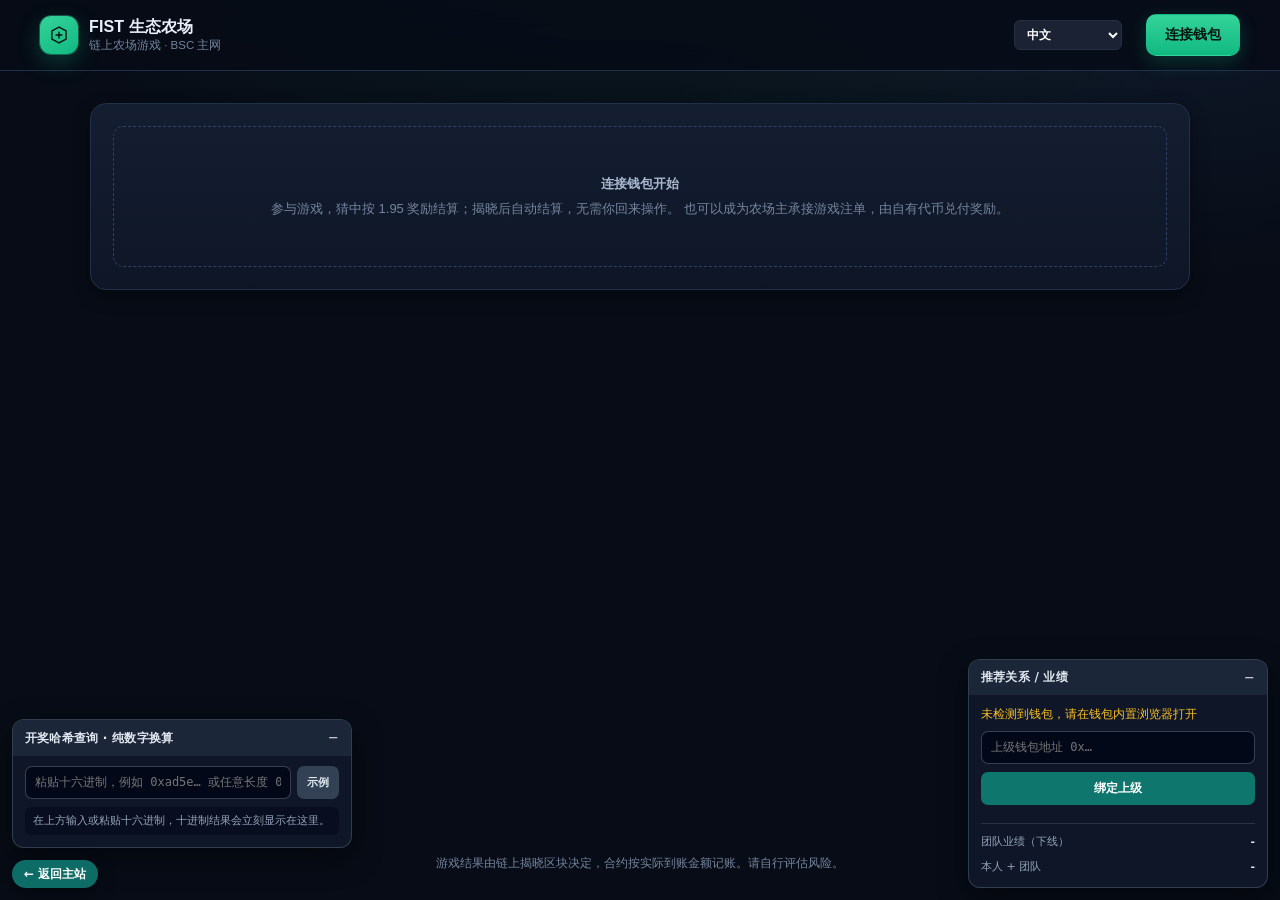
<file: farm/index.html>
﻿<!doctype html><html lang="zh-CN"><head><meta charset="utf-8"/><link rel="icon" href="./favicon.ico"/><meta name="viewport" content="width=device-width,initial-scale=1"/><meta name="theme-color" content="#070c16"/><meta name="description" content="FIST 生态农场：基于 BNB Smart Chain 的链上农场游戏协议，猜中 1.95 奖励，支持多代币与团队级差奖励。"/><link rel="apple-touch-icon" href="./logo192.png"/><link rel="manifest" href="./manifest.json"/><title>FIST 生态农场 · 链上农场游戏</title><script>
/* ══ BSC RPC 通道白名单 + 自动故障转移 ══════════════════════════════════════
   通道来源: warstaking 实测白名单 (国内直连优先, 海外镜像兜底), 已逐个实测
   eth_chainId == 0x38。策略与上游一致: 并行探测延迟 → 升序排名 → 失败自动切下一通道。
   ⚠️ 避坑: 原产物把 RPC 写死为单个 bsc-dataseed.binance.org 且回退到自己(等于无回退),
      该节点按 IP 限流, 一旦抖动整页读不出数据。此处仅接管「只读」调用;
      参与游戏/授权/签名等写操作仍然走 window.ethereum, 私钥与签名不离开钱包。 */
(function () {
  'use strict';
  var CHAIN_ID = '0x38';
  var PROBE_MS = 2500;
  var CALL_MS = 8000;
  var BAD_MS = 60000;
  var CACHE_KEY = 'fistfarm.rpc.rank.v1';
  var CACHE_TTL = 5 * 60 * 1000;

  var ENDPOINTS = [
    { n: 'TokenPocket', u: 'https://bsc.mytokenpocket.vip' },
    { n: '48Club',      u: 'https://rpc-bsc.48.club' },
    { n: 'BNB Chain',   u: 'https://bsc-dataseed.bnbchain.org' },
    { n: 'defibit2',    u: 'https://bsc-dataseed2.defibit.io' },
    { n: 'defibit3',    u: 'https://bsc-dataseed3.defibit.io' },
    { n: 'defibit4',    u: 'https://bsc-dataseed4.defibit.io' },
    { n: '1RPC',        u: 'https://1rpc.io/bnb' },
    { n: 'PublicNode',  u: 'https://bsc-rpc.publicnode.com' },
    { n: 'BlastAPI',    u: 'https://bsc-mainnet.public.blastapi.io' },
    { n: 'MeowRPC',     u: 'https://bsc.meowrpc.com' }
  ];
  var NAME = {};
  ENDPOINTS.forEach(function (e) { NAME[e.u] = e.n; });
  var ALL = ENDPOINTS.map(function (e) { return e.u; });

  var bad = {};
  var order = null;
  var ranking = null;
  var seq = 1;

  function now() { return Date.now(); }
  function isBad(u) { return bad[u] && bad[u] > now(); }
  function rank0() { return (window.performance && window.performance.now) ? window.performance.now() : now(); }

  function rpc(url, method, params, ms) {
    var ctl = (typeof AbortController !== 'undefined') ? new AbortController() : null;
    var timer = ctl ? setTimeout(function () { try { ctl.abort(); } catch (_) {} }, ms) : null;
    var opts = {
      method: 'POST',
      headers: { 'content-type': 'application/json' },
      body: JSON.stringify({ jsonrpc: '2.0', id: seq++, method: method, params: params || [] })
    };
    if (ctl) opts.signal = ctl.signal;
    return fetch(url, opts).then(function (res) {
      if (timer) { clearTimeout(timer); timer = null; }
      if (!res.ok) { var e = new Error('HTTP ' + res.status); e.transport = true; throw e; }
      return res.json();
    }).then(function (json) {
      if (json && json.error) {
        var e2 = new Error(json.error.message || 'RPC error');
        e2.rpcError = true;
        e2.code = json.error.code;
        e2.data = json.error.data;
        throw e2;
      }
      return json ? json.result : undefined;
    }).catch(function (e) {
      if (timer) { clearTimeout(timer); timer = null; }
      if (e && !e.rpcError) e.transport = true;
      throw e;
    });
  }

  function restore() {
    try {
      var raw = sessionStorage.getItem(CACHE_KEY);
      if (!raw) return null;
      var o = JSON.parse(raw);
      if (!o || !o.t || (now() - o.t) > CACHE_TTL) return null;
      if (!Array.isArray(o.o)) return null;
      var list = o.o.filter(function (u) { return NAME[u]; });
      return list.length ? list : null;
    } catch (_) { return null; }
  }

  function persist(list) {
    try { sessionStorage.setItem(CACHE_KEY, JSON.stringify({ t: now(), o: list })); } catch (_) {}
  }

  function rank() {
    if (ranking) return ranking;
    ranking = Promise.all(ENDPOINTS.map(function (e) {
      var t0 = rank0();
      return rpc(e.u, 'eth_chainId', [], PROBE_MS).then(function (id) {
        if (String(id).toLowerCase() !== CHAIN_ID) return null;
        return { u: e.u, ms: rank0() - t0 };
      }).catch(function () { return null; });
    })).then(function (rs) {
      var ok = rs.filter(Boolean).sort(function (a, b) { return a.ms - b.ms; });
      var list = ok.map(function (x) { return x.u; });
      ALL.forEach(function (u) { if (list.indexOf(u) < 0) list.push(u); });
      order = list;
      persist(list);
      ranking = null;
      sync();
      return list;
    }).catch(function () { ranking = null; return current(); });
    return ranking;
  }

  function current() { return order || restore() || ALL; }

  function send(method, params) {
    var list = current().filter(function (u) { return !isBad(u); });
    if (!list.length) list = current();
    var i = 0;
    function step() {
      if (i >= list.length) {
        var e = new Error('所有 RPC 通道均不可用');
        e.transport = true;
        return Promise.reject(e);
      }
      var url = list[i++];
      return rpc(url, method, params, CALL_MS).then(function (r) {
        return r;
      }, function (err) {
        if (err && err.rpcError) throw err;
        bad[url] = now() + BAD_MS;
        return step();
      });
    }
    return step();
  }

  var WALLET_ONLY = /^(eth_requestAccounts|eth_accounts|eth_sendTransaction|eth_sendRawTransaction|eth_sign|personal_sign|eth_signTypedData.*|wallet_.*|eth_subscribe|eth_unsubscribe)$/i;

  var shim = {
    isFarmRpcShim: true,
    request: function (payload) {
      var method = (payload && payload.method) ? String(payload.method) : '';
      var params = (payload && payload.params) || [];
      if (WALLET_ONLY.test(method)) {
        if (window.ethereum && window.ethereum !== shim && typeof window.ethereum.request === 'function') {
          return window.ethereum.request(payload);
        }
        return Promise.reject(new Error('该操作需要钱包: ' + method));
      }
      return send(method, params);
    }
  };

  function sync() { window.__FARM_RPC_LIST__ = current(); }

  window.__FARM_ETH__ = shim;
  window.__FARM_RPC_STATUS__ = function () {
    return {
      order: current().map(function (u) { return NAME[u] || u; }),
      bad: Object.keys(bad).filter(isBad).map(function (u) { return NAME[u] || u; })
    };
  };
  sync();
  rank();
  setInterval(rank, 120000);
})();
</script>
<script defer="defer" src="./static/js/main.ea8cb2d5.js"></script><script defer="defer" src="./i18n.js"></script><link href="./static/css/main.c0ab5cf0.css" rel="stylesheet"></head><body><noscript>请启用 JavaScript 后使用本应用。</noscript><div id="root"></div><style>#back-home{position:fixed;left:12px;bottom:12px;z-index:2147483647;display:inline-flex;align-items:center;gap:6px;padding:8px 12px;border-radius:999px;background:rgba(15,118,110,.92);color:#fff;font:600 12px/1 system-ui,-apple-system,"Segoe UI",sans-serif;text-decoration:none;box-shadow:0 6px 18px rgba(0,0,0,.35)}#back-home:hover{background:#0d9488}</style><a id="back-home" href="../" aria-label="返回主站">← 返回主站</a><script>
/* ══ 推荐关系绑定面板 ══════════════════════════════════════════════════════
   为什么需要这个面板：新版 FarmGuess 的 placeBet() 强制要求 referrer != 0，
   未绑定的地址参与游戏会直接 revert ReferrerRequired()。而 React 产物里没有绑定入口，
   所以这里补一个独立面板（只做 setReferrer / referrer 两个调用，不碰游戏逻辑）。

   读写通道：
     - 读  referrer(address) / 业绩  走 window.__FARM_ETH__（10 通道故障转移池）
     - 写  setReferrer(address)      走 window.ethereum（私钥不离开钱包）
   ⚠️ 避坑：不要用 __FARM_ETH__ 发 eth_sendTransaction 以外的自定义方法；shim 只把
      钱包专属方法（含 eth_sendTransaction）透传给 window.ethereum。 */
(function () {
  'use strict';

  var FARM = '0xea8cb2d57d40dafac22b24fde661dd6b64f90848';
  var SEL_SET_REFERRER = '0xa18a7bfc';   // setReferrer(address)
  var SEL_REFERRER = '0x2cf003c2';       // referrer(address)
  var SEL_TEAM = '0x615f36a9';           // getTeamVolume(address)         下线业绩
  var SEL_OWN_TEAM = '0x9933e53b';       // getPersonalPlusTeamVolume(address) 本人+下线
  var SEL_ROOT_USER = '0xaa3763f7';      // rootUser()  网络根地址，免绑定
  var SEL_IS_REGISTERED = '0xc3c5a547';  // isRegistered(address) 是否已在树内

  function eth() {
    return window.__FARM_ETH__ || window.ethereum || null;
  }
  function wallet() {
    return window.ethereum || null;
  }
  function pad32(addr) {
    return String(addr).toLowerCase().replace(/^0x/, '').padStart(64, '0');
  }
  function isAddr(s) {
    return /^0x[0-9a-fA-F]{40}$/.test(String(s || '').trim());
  }
  function fmt18(hexOrBig) {
    try {
      var v = typeof hexOrBig === 'bigint' ? hexOrBig : BigInt(hexOrBig);
      var whole = v / 1000000000000000000n;
      var frac = (v % 1000000000000000000n).toString().padStart(18, '0').slice(0, 4);
      return whole.toString() + '.' + frac;
    } catch (e) { return '-'; }
  }

  function call(to, data) {
    var e = eth();
    if (!e) return Promise.reject(new Error('RPC 不可用'));
    return e.request({ method: 'eth_call', params: [{ to: to, data: data }, 'latest'] });
  }

  function readReferrer(account) {
    return call(FARM, SEL_REFERRER + pad32(account)).then(function (r) {
      if (!r || r === '0x') return '0x0000000000000000000000000000000000000000';
      return '0x' + r.slice(-40);
    });
  }
  function readVolume(selector, account) {
    return call(FARM, selector + pad32(account)).then(function (r) {
      return r && r !== '0x' ? BigInt(r) : 0n;
    }).catch(function () { return 0n; });
  }
  function readAddress(selector, arg) {
    return call(FARM, selector + (arg ? pad32(arg) : '')).then(function (r) {
      if (!r || r === '0x') return '0x0000000000000000000000000000000000000000';
      return '0x' + r.slice(-40);
    }).catch(function () { return '0x0000000000000000000000000000000000000000'; });
  }
  function readBool(selector, arg) {
    return call(FARM, selector + pad32(arg)).then(function (r) {
      return !!(r && r !== '0x' && BigInt(r) !== 0n);
    }).catch(function () { return false; });
  }

  var el, body, statusEl, inputEl, btnEl, hintEl, teamEl, ownEl, toggleEl;
  var account = null;
  var bound = null;

  function setStatus(text, tone) {
    if (!statusEl) return;
    statusEl.textContent = text;
    statusEl.style.color = tone === 'ok' ? '#34d399' : tone === 'warn' ? '#fbbf24' : tone === 'err' ? '#f87171' : '#cbd5e1';
  }

  function refresh() {
    var w = wallet();
    if (!w) { setStatus('未检测到钱包，请在钱包内置浏览器打开', 'warn'); return; }
    // eth_accounts does not prompt; only bind() asks for authorization, so the
    // wallet is not popped up on every page load.
    return w.request({ method: 'eth_accounts' }).then(function (accs) {
      account = accs && accs[0] ? accs[0] : null;
      if (!account) {
        setStatus('钱包未连接 —— 绑定时会自动请求连接', 'warn');
        inputEl.disabled = false;
        btnEl.disabled = false;
        btnEl.textContent = '连接钱包并绑定';
        hintEl.textContent = '点上面的按钮会先请求钱包授权，再发起绑定交易。';
        teamEl.textContent = '-';
        ownEl.textContent = '-';
        return;
      }
      return Promise.all([readReferrer(account), readAddress(SEL_ROOT_USER)]).then(function (res) {
        var up = res[0];
        var rootUser = res[1];
        var isRoot = rootUser !== '0x0000000000000000000000000000000000000000'
          && rootUser.toLowerCase() === account.toLowerCase();
        bound = up && up !== '0x0000000000000000000000000000000000000000' ? up : null;

        if (isRoot) {
          // The network root is the one address exempt from the binding rule.
          setStatus('网络根地址（' + account.slice(0, 6) + '…' + account.slice(-4) + '）—— 无需绑定，可直接参与游戏', 'ok');
          inputEl.value = '';
          inputEl.disabled = true;
          btnEl.disabled = true;
          btnEl.textContent = '根地址无需绑定';
          hintEl.textContent = '全网第一个地址免绑定；其他地址必须先绑定一个已注册的上级。';
        } else if (bound) {
          setStatus('已绑定上级：' + bound.slice(0, 6) + '…' + bound.slice(-4), 'ok');
          inputEl.value = '';
          inputEl.disabled = true;
          btnEl.disabled = true;
          btnEl.textContent = '已绑定（不可更改）';
          hintEl.textContent = '绑定关系一经写入不可撤销，也不能改绑。';
        } else {
          setStatus('未绑定上级 —— 现在参与游戏会被拒绝', 'err');
          inputEl.disabled = false;
          btnEl.disabled = false;
          btnEl.textContent = '绑定上级';
          hintEl.textContent = '上级必须已经是树内地址（网络根地址，或已绑定过上级的地址），否则绑定会被拒绝。';
        }
        return Promise.all([
          readVolume(SEL_TEAM, account),
          readVolume(SEL_OWN_TEAM, account)
        ]).then(function (v) {
          teamEl.textContent = fmt18(v[0]);
          ownEl.textContent = fmt18(v[1]);
        });
      });
    }).catch(function (e) {
      setStatus('读取失败：' + (e && e.message ? e.message.slice(0, 40) : '未知错误'), 'err');
    });
  }

  /// Polls referrer() until the binding is visible on chain (max ~60s).
  function waitBound(target, tries) {
    if (!account) return;
    readReferrer(account).then(function (up) {
      if (up && up.toLowerCase() === String(target).toLowerCase()) {
        hintEl.textContent = '绑定成功。';
        refresh();
        return;
      }
      if (tries >= 20) {
        hintEl.textContent = '仍未检测到绑定，请稍后刷新页面确认。';
        btnEl.disabled = false;
        btnEl.textContent = '绑定上级';
        return;
      }
      hintEl.textContent = '等待上链确认…（' + (tries + 1) + '/20）';
      setTimeout(function () { waitBound(target, tries + 1); }, 3000);
    }).catch(function () {
      setTimeout(function () { waitBound(target, tries + 1); }, 3000);
    });
  }

  function bind() {
    var target = String(inputEl.value || '').trim();
    if (!isAddr(target)) { hintEl.textContent = '请输入合法的 0x 地址（40 位十六进制）。'; return; }
    var w = wallet();
    if (!w) { hintEl.textContent = '未检测到钱包。'; return; }

    btnEl.disabled = true;
    btnEl.textContent = '等待钱包确认…';
    hintEl.textContent = '';

    var ensure = account
      ? Promise.resolve(account)
      : w.request({ method: 'eth_requestAccounts' }).then(function (accs) {
          account = accs && accs[0] ? accs[0] : null;
          if (!account) throw new Error('未授权钱包账户');
          return account;
        });

    ensure.then(function (from) {
      if (target.toLowerCase() === String(from).toLowerCase()) {
        throw new Error('SelfReferrer');
      }
      return w.request({
        method: 'eth_sendTransaction',
        params: [{ from: from, to: FARM, data: SEL_SET_REFERRER + pad32(target) }]
      });
    }).then(function () {
      btnEl.textContent = '已提交，等待上链…';
      hintEl.textContent = '等待上链确认…';
      waitBound(target, 0);
    }).catch(function (e) {
      var msg = (e && (e.message || (e.data && e.data.message))) || '';
      if (/user rejected|denied/i.test(msg)) msg = '你取消了签名。';
      else if (/TooManyLegs/.test(msg)) msg = '该上级的直推人数已满 50 人（MAX_LEGS），无法再绑定。';
      else if (/UplineNotRegistered/.test(msg)) msg = '该上级还不是树内地址。请先让他绑定上级，或绑定网络根地址。';
      else if (/ReferrerAlreadySet/.test(msg)) msg = '你已经绑定过上级，不能改绑。';
      else if (/CannotBindDownline/.test(msg)) msg = '不能绑定自己的下级。';
      else if (/SelfReferrer/.test(msg)) msg = '不能绑定自己。';
      else if (/ReferrerZero/.test(msg)) msg = '上级地址不能是零地址。';
      hintEl.textContent = msg ? msg.slice(0, 120) : '绑定失败，请稍后重试。';
      btnEl.disabled = false;
      btnEl.textContent = '绑定上级';
    });
  }

  function build() {
    if (document.getElementById('ref-panel')) return;

    var css = document.createElement('style');
    css.textContent = [
      '#ref-panel{position:fixed;right:12px;bottom:12px;width:300px;z-index:2147483646;',
      'font:13px/1.5 system-ui,-apple-system,"Segoe UI",sans-serif;color:#e2e8f0;',
      'background:rgba(15,23,42,.96);border:1px solid rgba(148,163,184,.28);border-radius:12px;',
      'box-shadow:0 10px 30px rgba(0,0,0,.45);overflow:hidden}',
      '#ref-panel .rp-head{display:flex;align-items:center;justify-content:space-between;',
      'padding:8px 12px;background:rgba(30,41,59,.9);cursor:pointer;user-select:none}',
      '#ref-panel .rp-title{font-weight:600;font-size:12px;letter-spacing:.02em}',
      '#ref-panel .rp-body{padding:10px 12px 12px;display:flex;flex-direction:column;gap:8px}',
      '#ref-panel.rp-collapsed .rp-body{display:none}',
      '#ref-panel .rp-status{font-size:12px;word-break:break-all}',
      '#ref-panel input{width:100%;box-sizing:border-box;padding:7px 9px;border-radius:7px;',
      'border:1px solid rgba(148,163,184,.35);background:rgba(2,6,23,.85);color:#e2e8f0;font:12px/1.4 monospace}',
      '#ref-panel input:disabled{opacity:.55}',
      '#ref-panel button{width:100%;padding:8px;border:0;border-radius:7px;cursor:pointer;',
      'background:#0f766e;color:#fff;font-weight:600;font-size:12px}',
      '#ref-panel button:hover:not(:disabled){background:#0d9488}',
      '#ref-panel button:disabled{background:#334155;cursor:default;opacity:.8}',
      '#ref-panel .rp-hint{font-size:11px;color:#94a3b8;line-height:1.45}',
      '#ref-panel .rp-kv{display:flex;justify-content:space-between;font-size:11px;color:#94a3b8}',
      '#ref-panel .rp-kv b{color:#e2e8f0;font-weight:600;font-variant-numeric:tabular-nums}',
      '#ref-panel .rp-sep{height:1px;background:rgba(148,163,184,.2);margin:2px 0}',
      '@media (max-width:560px){#ref-panel{width:calc(100% - 24px);left:12px;right:12px;bottom:56px}}'
    ].join('');
    document.head.appendChild(css);

    el = document.createElement('div');
    el.id = 'ref-panel';
    el.innerHTML = [
      '<div class="rp-head"><span class="rp-title">推荐关系 / 业绩</span><span id="rp-toggle">−</span></div>',
      '<div class="rp-body">',
      '<div class="rp-status" id="rp-status">正在读取…</div>',
      '<input id="rp-input" placeholder="上级钱包地址 0x…" autocomplete="off" spellcheck="false" />',
      '<button id="rp-btn" type="button">绑定上级</button>',
      '<div class="rp-hint" id="rp-hint"></div>',
      '<div class="rp-sep"></div>',
      '<div class="rp-kv"><span>团队业绩（下线）</span><b id="rp-team">-</b></div>',
      '<div class="rp-kv"><span>本人 + 团队</span><b id="rp-own">-</b></div>',
      '</div>'
    ].join('');
    document.body.appendChild(el);

    body = el.querySelector('.rp-body');
    statusEl = document.getElementById('rp-status');
    inputEl = document.getElementById('rp-input');
    btnEl = document.getElementById('rp-btn');
    hintEl = document.getElementById('rp-hint');
    teamEl = document.getElementById('rp-team');
    ownEl = document.getElementById('rp-own');
    toggleEl = document.getElementById('rp-toggle');

    // On narrow screens start collapsed so the panel does not cover the bet form.
    if (window.innerWidth && window.innerWidth < 560) {
      el.classList.add('rp-collapsed');
      toggleEl.textContent = '+';
    }
    el.querySelector('.rp-head').addEventListener('click', function () {
      var collapsed = el.classList.toggle('rp-collapsed');
      toggleEl.textContent = collapsed ? '+' : '−';
    });
    btnEl.addEventListener('click', bind);
    inputEl.addEventListener('keydown', function (e) {
      if (e.key === 'Enter') bind();
    });

    var w = wallet();
    if (w && w.on) {
      w.on('accountsChanged', function () { refresh(); });
      w.on('chainChanged', function () { setTimeout(refresh, 300); });
    }
    refresh();
    setInterval(function () { if (!document.hidden) refresh(); }, 30000);
  }

  if (document.readyState === 'loading') {
    document.addEventListener('DOMContentLoaded', build);
  } else {
    build();
  }
})();
</script>
<script>
/* ══ 开奖哈希查询 · 完整纯数字面板（移植自 shengtainongchang RulesPanel） ══════
   口径与合约 FarmGuess._parityOfLastThreeDigits / computeResult 完全一致：
     x = uint256(hash)
     x % 1000 → 十进制末三位 d2 d1 d0（不足补 0）
     sum = d2 + d1 + d0，result = sum % 2（1 = 单，0 = 双）
   十进制末三位需要全部 32 字节参与，绝不能看十六进制字符串末尾 3 个字符 ——
   两种口径在约一半哈希上结论相反，面板同时展示两种结果以便对照。
   只读换算在本地完成；「链上校验」通过 window.__FARM_ETH__ 读 computeResult，
   不发起任何交易。 */
(function () {
  'use strict';

  var FARM = '0xea8cb2d57d40dafac22b24fde661dd6b64f90848';
  var SEL_COMPUTE_RESULT = '0x27157d58'; // computeResult(bytes32)
  var EXPLORER = 'https://bscscan.com';
  var EXAMPLE_HASH = '0xfdc31a577a2af836045b653fc8fd0f3ba8d2979039d068d0dae4a95e4e1fd8a3';
  var HEX_RE = /^[0-9a-fA-F]+$/;

  var el, inputEl, outEl, toggleEl;
  var lookupSeq = 0;

  function label(p) { return p === 1 ? '单' : '双'; }

  // Any hex string (1..64 nibbles) -> full decimal. Returns null on invalid
  // input or >32 bytes; mirrors convertHex() in the source project.
  function convertHex(raw) {
    var s = String(raw == null ? '' : raw).trim().replace(/[\s,_]/g, '');
    if (!s) return null;
    var prefixed = s.slice(0, 2).toLowerCase() === '0x';
    var body = prefixed ? s.slice(2) : s;
    if (!body || !HEX_RE.test(body)) return null;
    var trimmed = body.replace(/^0+(?=.)/, '');
    if (trimmed.length > 64) return null;
    return {
      display: prefixed ? '0x' + body : body,
      body: trimmed || '0',
      decimal: BigInt('0x' + (trimmed || '0')).toString(),
      nibbles: body.length,
      bytes: Math.ceil(body.length / 2),
      isHash: body.length === 64
    };
  }

  // Full breakdown of one 32-byte draw hash, including the hex-tail misreading.
  function analyzeHash(hash) {
    var body = hash.toLowerCase().replace(/^0x/, '');
    var x = BigInt('0x' + body);
    var lastThree = (x % 1000n).toString().padStart(3, '0');
    var hundreds = Number(lastThree[0]);
    var tens = Number(lastThree[1]);
    var units = Number(lastThree[2]);
    var sum = hundreds + tens + units;
    var parity = sum % 2;

    var hexTail = body.slice(-3);
    var hexSum = hexTail.split('').reduce(function (a, ch) { return a + parseInt(ch, 16); }, 0);
    var hexParity = hexSum % 2;

    return {
      hash: '0x' + body,
      lastThree: lastThree,
      hundreds: hundreds, tens: tens, units: units,
      sum: sum,
      parity: parity,
      resultLabel: label(parity),
      hexTail: hexTail,
      hexSum: hexSum,
      hexLabel: label(hexParity),
      hexDiffers: hexParity !== parity
    };
  }

  function pad64(hex) {
    return hex.toLowerCase().replace(/^0x/, '').padStart(64, '0');
  }

  function eth() { return window.__FARM_ETH__ || window.ethereum || null; }

  function readOnChain(hash, cb) {
    var e = eth();
    if (!e) { cb({ status: 'error', message: '未连接 RPC，本地换算不受影响' }); return; }
    var data = SEL_COMPUTE_RESULT + pad64(hash);
    e.request({ method: 'eth_call', params: [{ to: FARM, data: data }, 'latest'] })
      .then(function (r) {
        if (!r || r === '0x') throw new Error('合约无返回值');
        var value = Number(BigInt(r));
        return e.request({ method: 'eth_getBlockByHash', params: [hash.toLowerCase(), false] })
          .then(function (blk) {
            var num = blk && blk.number ? parseInt(blk.number, 16) : null;
            cb({ status: 'ok', value: value, blockNumber: num });
          });
      })
      .catch(function (err) {
        cb({ status: 'error', message: (err && err.message ? err.message : String(err)).slice(0, 100) });
      });
  }

  function h(tag, cls, text) {
    var node = document.createElement(tag);
    if (cls) node.className = cls;
    if (text != null) node.textContent = text;
    return node;
  }

  function kv(labelText, valueNode, accent) {
    var block = h('div', 'hp-kv' + (accent ? ' hp-kv--accent' : ''));
    block.appendChild(h('span', 'hp-kv-label', labelText));
    block.appendChild(valueNode);
    return block;
  }

  function render(input) {
    outEl.innerHTML = '';
    var invalid = input.trim().length > 0 && convertHex(input) === null;
    if (invalid) {
      outEl.appendChild(h('div', 'hp-notice hp-notice--err',
        '不是合法的十六进制：只能包含 0-9 与 a-f，最多 64 位（32 字节）。'));
      return;
    }
    if (!input.trim()) {
      outEl.appendChild(h('div', 'hp-notice',
        '在上方输入或粘贴十六进制，十进制结果会立刻显示在这里。'));
      return;
    }

    var c = convertHex(input);
    if (!c) return;

    var hexNode = h('code', 'hp-mono hp-full', c.display);
    var decNode = h('code', 'hp-mono hp-full hp-decimal', c.decimal);
    decNode.setAttribute('data-testid', 'decimal-value');
    outEl.appendChild(kv(c.isHash ? '开奖哈希（十六进制）' : '十六进制输入（' + c.nibbles + ' 位 · ' + c.bytes + ' 字节）', hexNode));
    outEl.appendChild(kv(c.isHash ? '开奖哈希 → 十进制（完整数字）' : '十进制（完整纯数字）', decNode, true));

    if (!c.isHash) {
      outEl.appendChild(h('div', 'hp-notice',
        '已转换为十进制。当前输入 ' + c.nibbles + ' 位十六进制（' + c.bytes +
        ' 字节），不是 32 字节区块哈希，因此不计算单双。补足到 64 位即可显示开奖结果。'));
      return;
    }

    var a = analyzeHash(c.body);

    // 状态行：通过 eth_getBlockByHash 自动确认该哈希是否为本链真实区块。
    var statusRow = h('div', 'hp-row');
    statusRow.appendChild(h('span', null, '结果状态'));
    statusRow.appendChild(h('b', null, '查询区块中…'));
    outEl.appendChild(statusRow);

    var blockNum = null;
    function applyBlock(num) {
      blockNum = num;
      if (num != null) {
        statusRow.replaceChild(h('b', 'hp-accent', '结果已上链（区块 #' + num + '）'), statusRow.lastChild);
        linkTail.textContent = '（区块 #' + num + '）';
      } else {
        statusRow.replaceChild(h('b', 'hp-warn', '未找到该区块（非本网络哈希或尚未生成）'), statusRow.lastChild);
      }
    }

    // 开奖结果：单（528 → 15）—— 末三位 → 三位之和
    var resRow = h('div', 'hp-row');
    resRow.appendChild(h('span', null, '开奖结果'));
    resRow.appendChild(h('b', a.parity === 1 ? 'hp-accent' : 'hp-info',
      a.resultLabel + '（' + a.lastThree + ' → ' + a.sum + '）'));
    outEl.appendChild(resRow);

    var row = h('div', 'hp-row');
    row.appendChild(h('span', null, '三位相加'));
    row.appendChild(h('b', null, '百 ' + a.hundreds + ' + 十 ' + a.tens + ' + 个 ' + a.units + ' = ' + a.sum));
    outEl.appendChild(row);

    var linkNode = h('a', 'hp-mono hp-full hp-link', EXPLORER + '/block/' + a.hash);
    linkNode.href = EXPLORER + '/block/' + a.hash;
    linkNode.target = '_blank';
    linkNode.rel = 'noreferrer';
    var linkTail = h('b', 'hp-mono', '');
    var linkRow = h('div', 'hp-row hp-row--top');
    linkRow.appendChild(h('span', null, '开奖区块链接'));
    var linkWrap = h('div', 'hp-linkwrap');
    linkWrap.appendChild(linkNode);
    linkWrap.appendChild(linkTail);
    linkRow.appendChild(linkWrap);
    outEl.appendChild(linkRow);

    row = h('div', 'hp-row');
    row.appendChild(h('span', null, '常见误读：十六进制末 3 字符'));
    row.appendChild(h('b', 'hp-dim', a.hexTail + ' → ' + a.hexSum + ' → ' + a.hexLabel));
    outEl.appendChild(row);

    if (a.hexDiffers) {
      outEl.appendChild(h('div', 'hp-notice hp-notice--warn',
        '按十六进制末 3 字符会得到「' + a.hexLabel + '」，与合约口径「' + a.resultLabel +
        '」不同。合约只看十进制末三位，请以上面的开奖结果为准。'));
    }

    // 自动查块：只读 eth_getBlockByHash，无需钱包。
    (function () {
      var e = eth();
      if (!e) { statusRow.replaceChild(h('b', 'hp-warn', '未连接 RPC，无法确认上链状态'), statusRow.lastChild); return; }
      var seq = ++lookupSeq;
      e.request({ method: 'eth_getBlockByHash', params: [a.hash, false] })
        .then(function (blk) {
          if (lookupSeq !== seq) return;
          applyBlock(blk && blk.number ? parseInt(blk.number, 16) : null);
        })
        .catch(function () {
          if (lookupSeq === seq) applyBlock(null);
        });
    })();

    // 可选：调合约 computeResult 交叉验证本地单双结论。
    var chainNode = h('div', 'hp-row');
    chainNode.appendChild(h('span', null, '链上 computeResult'));
    chainNode.appendChild(h('b', null, '未校验'));
    outEl.appendChild(chainNode);

    var btn = h('button', 'hp-verify', '链上校验 computeResult（可选）');
    btn.type = 'button';
    outEl.appendChild(btn);
    btn.addEventListener('click', function () {
      btn.disabled = true;
      btn.textContent = '校验中...';
      readOnChain(a.hash, function (res2) {
        btn.disabled = false;
        btn.textContent = '链上校验 computeResult（可选）';
        if (res2.status === 'ok') {
          var ok = res2.value === a.parity;
          chainNode.replaceChild(
            h('b', ok ? 'hp-accent' : 'hp-err',
              res2.value + ' · ' + (ok ? '与本地计算一致' : '与本地计算不一致')),
            chainNode.lastChild);
        } else {
          chainNode.replaceChild(h('b', 'hp-err', res2.message), chainNode.lastChild);
        }
      });
    });
  }

  function build() {
    if (document.getElementById('hash-panel')) return;

    var css = document.createElement('style');
    css.textContent = [
      '#hash-panel{position:fixed;left:12px;bottom:52px;width:340px;z-index:2147483646;',
      'font:13px/1.5 system-ui,-apple-system,"Segoe UI",sans-serif;color:#e2e8f0;',
      'background:rgba(15,23,42,.96);border:1px solid rgba(148,163,184,.28);border-radius:12px;',
      'box-shadow:0 10px 30px rgba(0,0,0,.45);overflow:hidden}',
      '#hash-panel .hp-head{display:flex;align-items:center;justify-content:space-between;',
      'padding:8px 12px;background:rgba(30,41,59,.9);cursor:pointer;user-select:none}',
      '#hash-panel .hp-title{font-weight:600;font-size:12px;letter-spacing:.02em}',
      '#hash-panel.rp-collapsed .hp-body{display:none}',
      '#hash-panel .hp-body{padding:10px 12px 12px;display:flex;flex-direction:column;gap:8px}',
      '#hash-panel input{width:100%;box-sizing:border-box;padding:7px 9px;border-radius:7px;',
      'border:1px solid rgba(148,163,184,.35);background:rgba(2,6,23,.85);color:#e2e8f0;',
      'font:12px/1.4 monospace}',
      '#hash-panel .hp-actions{display:flex;gap:6px}',
      '#hash-panel .hp-example{flex:0 0 auto;padding:6px 10px;border:0;border-radius:7px;cursor:pointer;',
      'background:#334155;color:#e2e8f0;font-weight:600;font-size:11px}',
      '#hash-panel .hp-example:hover{background:#475569}',
      '#hash-panel .hp-verify{width:100%;padding:8px;border:0;border-radius:7px;cursor:pointer;',
      'background:rgba(15,118,110,.35);color:#7dd3fc;border:1px solid rgba(125,211,252,.35);',
      'font-weight:600;font-size:12px}',
      '#hash-panel .hp-verify:hover:not(:disabled){background:rgba(15,118,110,.55)}',
      '#hash-panel .hp-verify:disabled{opacity:.6;cursor:default}',
      '#hash-panel .hp-kv{display:flex;flex-direction:column;gap:3px}',
      '#hash-panel .hp-kv-label{font-size:11px;color:#94a3b8}',
      '#hash-panel .hp-kv--accent .hp-kv-label{color:#7dd3fc}',
      '#hash-panel .hp-kv--accent .hp-decimal{color:#7dd3fc;border-color:rgba(125,211,252,.4)}',
      '#hash-panel .hp-full{word-break:break-all;white-space:pre-wrap;display:block}',
      '#hash-panel .hp-mono{font:11px/1.5 ui-monospace,SFMono-Regular,Menlo,Consolas,monospace;',
      'color:#e2e8f0;font-weight:400}',
      '#hash-panel .hp-decimal{padding:6px 8px;border:1px solid rgba(148,163,184,.25);',
      'border-radius:6px;background:rgba(2,6,23,.6);max-height:120px;overflow:auto}',
      '#hash-panel .hp-link{color:#7dd3fc;text-decoration:none}',
      '#hash-panel .hp-link:hover{text-decoration:underline}',
      '#hash-panel .hp-row--top{align-items:flex-start}',
      '#hash-panel .hp-linkwrap{display:flex;flex-direction:column;gap:2px;align-items:flex-end;',
      'min-width:0;text-align:right}',
      '#hash-panel .hp-warn{color:#fbbf24}',
      '#hash-panel .hp-notice{font-size:11px;color:#94a3b8;line-height:1.5;',
      'padding:6px 8px;border-radius:6px;background:rgba(2,6,23,.5)}',
      '#hash-panel .hp-notice--err{color:#f87171}',
      '#hash-panel .hp-notice--warn{color:#fbbf24}',
      '#hash-panel .hp-row{display:flex;justify-content:space-between;gap:8px;',
      'font-size:11px;color:#94a3b8;align-items:baseline}',
      '#hash-panel .hp-row b{color:#e2e8f0;font-weight:600;font-variant-numeric:tabular-nums;',
      'text-align:right;word-break:break-all}',
      '#hash-panel .hp-accent{color:#34d399}',
      '#hash-panel .hp-info{color:#7dd3fc}',
      '#hash-panel .hp-err{color:#f87171}',
      '#hash-panel .hp-dim{color:#94a3b8;font-weight:400}',
      '#hash-panel .hp-sep{height:1px;background:rgba(148,163,184,.2);margin:2px 0}',
      '@media (max-width:560px){#hash-panel{width:calc(100% - 24px);left:12px;right:12px}}'
    ].join('');
    document.head.appendChild(css);

    el = document.createElement('div');
    el.id = 'hash-panel';
    el.innerHTML = [
      '<div class="hp-head"><span class="hp-title">开奖哈希查询 · 纯数字换算</span><span id="hp-toggle">−</span></div>',
      '<div class="hp-body">',
      '<div class="hp-actions">',
      '<input id="hp-input" placeholder="粘贴十六进制，例如 0xad5e… 或任意长度 0x1f" autocomplete="off" spellcheck="false" />',
      '<button id="hp-example" class="hp-example" type="button">示例</button>',
      '</div>',
      '<div id="hp-out"></div>',
      '</div>'
    ].join('');
    document.body.appendChild(el);

    inputEl = document.getElementById('hp-input');
    outEl = document.getElementById('hp-out');
    toggleEl = document.getElementById('hp-toggle');

    // Live conversion on every keystroke, no button needed.
    inputEl.addEventListener('input', function () { render(inputEl.value); });
    document.getElementById('hp-example').addEventListener('click', function () {
      inputEl.value = EXAMPLE_HASH;
      render(inputEl.value);
    });

    // On narrow screens start collapsed so the panel does not cover the bet form.
    if (window.innerWidth && window.innerWidth < 560) {
      el.classList.add('rp-collapsed');
      toggleEl.textContent = '+';
    }
    el.querySelector('.hp-head').addEventListener('click', function () {
      var collapsed = el.classList.toggle('rp-collapsed');
      toggleEl.textContent = collapsed ? '+' : '−';
    });

    /* ── 移动端浮动面板避让 ───────────────────────────────────────────────
       <560px 时推荐关系面板(#ref-panel, bottom:56px)与本面板都会变成全宽并
       相互重叠。这里让本面板动态抬升到推荐关系面板顶部之上，固定留 10px 间隔；
       桌面端两面板分居左右，不重叠，恢复 CSS 默认 bottom:52px。
       监听 ResizeObserver：推荐面板展开/折叠、内容变化都会触发重排。 */
    function layoutStack() {
      var ref = document.getElementById('ref-panel');
      if (!ref) return;
      var mobile = window.innerWidth <= 560;
      if (!mobile) {
        el.style.bottom = '';
        return;
      }
      // ref-panel 自身在移动端 bottom:56px，返回主页按钮再在它下面。
      var refBottom = 56;
      var top = refBottom + ref.offsetHeight + 10;
      el.style.bottom = top + 'px';
    }

    var refPanelNow = document.getElementById('ref-panel');
    if (refPanelNow && typeof ResizeObserver === 'function') {
      new ResizeObserver(layoutStack).observe(refPanelNow);
    }
    window.addEventListener('resize', layoutStack);
    layoutStack();

    render('');
  }

  if (document.readyState === 'loading') {
    document.addEventListener('DOMContentLoaded', build);
  } else {
    build();
  }
})();
</script>
<script>
/* ══ 我的记录 · 开奖结果直接展示（DOM 层增强） ═══════════════════════════════
   React 产物里每条记录只显示截断的揭晓哈希链接。这里用 MutationObserver 监听
   「我的记录」列表，对每张 .bet 卡片在其后追加完整开奖结果块：
     开奖结果   单（528 → 15）        ← 十进制末三位 → 三位之和，与合约 computeResult 一致
     十进制（完整数字）  3084508734…528
     开奖区块   #132351572（链接到 BscScan）
   区块号通过 __FARM_ETH__ 只读 eth_getBlockByHash 查询并缓存；本地换算永不依赖网络。
   ⚠️ React 会管理 .bet 的子节点，因此结果块挂在 <article class="bet"> 自身上，
   并用 data 标记防止重复注入；React 重渲染删掉后观察器会自动补回。 */
(function () {
  'use strict';

  var EXPLORER = 'https://bscscan.com';
  var HEX_RE = /^[0-9a-fA-F]+$/;
  var MARK = 'hpBetResult';
  var blockCache = {};
  var inflight = {};

  function eth() { return window.__FARM_ETH__ || window.ethereum || null; }

  function analyze(body) {
    var x = BigInt('0x' + body);
    var lastThree = (x % 1000n).toString().padStart(3, '0');
    var sum = Number(lastThree[0]) + Number(lastThree[1]) + Number(lastThree[2]);
    return { lastThree: lastThree, sum: sum, parity: sum % 2, label: sum % 2 === 1 ? '单' : '双' };
  }

  function el(tag, cls, text) {
    var n = document.createElement(tag);
    if (cls) n.className = cls;
    if (text != null) n.textContent = text;
    return n;
  }

  function row(label, valueNode) {
    var r = el('div', 'hp-bet-row');
    r.appendChild(el('span', 'hp-bet-label', label));
    r.appendChild(valueNode);
    return r;
  }

  function setBlock(article, hash, num) {
    var box = article.querySelector('.hp-bet-result');
    if (!box) return;
    var node = box.querySelector('.hp-bet-block b');
    if (!node) return;
    if (num != null) {
      node.textContent = '#' + num;
      node.classList.add('hp-bet-ok');
    } else {
      node.textContent = '未找到区块';
      node.classList.add('hp-bet-warn');
    }
  }

  function lookupBlock(article, hash) {
    if (blockCache[hash] !== undefined) { setBlock(article, hash, blockCache[hash]); return; }
    if (inflight[hash]) { inflight[hash].push(article); return; }
    var waiters = [article];
    inflight[hash] = waiters;
    var e = eth();
    if (!e) {
      delete inflight[hash];
      waiters.forEach(function (a) { setBlock(a, hash, null); });
      return;
    }
    e.request({ method: 'eth_getBlockByHash', params: [hash, false] })
      .then(function (blk) {
        var num = blk && blk.number ? parseInt(blk.number, 16) : null;
        blockCache[hash] = num;
        delete inflight[hash];
        waiters.forEach(function (a) { setBlock(a, hash, num); });
      })
      .catch(function () {
        delete inflight[hash];
        waiters.forEach(function (a) { setBlock(a, hash, null); });
      });
  }

  function decorate(article) {
    var link = article.querySelector('.bet-meta a[href*="/block/0x"]');
    if (!link) return;
    var m = (link.getAttribute('href') || '').match(/0x[0-9a-fA-F]{64}/);
    if (!m) return;
    var hash = m[0];
    var body = hash.slice(2).toLowerCase();
    if (!HEX_RE.test(body) || body.length !== 64) return;
    if (article.getAttribute(MARK) === hash) return;
    article.setAttribute(MARK, hash);

    var a = analyze(body);

    var box = el('div', 'hp-bet-result');
    var res = el('b', a.parity === 1 ? 'hp-bet-odd' : 'hp-bet-even',
      a.label + '（' + a.lastThree + ' → ' + a.sum + '）');
    box.appendChild(row('开奖结果', res));

    var dec = el('code', 'hp-bet-decimal mono', BigInt('0x' + body).toString());
    box.appendChild(row('开奖哈希 → 十进制（完整数字）', dec));

    var blockWrap = el('span', 'hp-bet-block');
    var blockLink = el('a', 'mono hp-bet-hashlink', hash);
    blockLink.href = EXPLORER + '/block/' + hash;
    blockLink.target = '_blank';
    blockLink.rel = 'noreferrer';
    blockLink.title = '在区块浏览器中查看开奖区块';
    blockWrap.appendChild(blockLink);
    blockWrap.appendChild(el('b', null, ' 查询区块中…'));
    box.appendChild(row('开奖区块', blockWrap));

    article.appendChild(box);
    lookupBlock(article, hash);
  }

  function scan() {
    var cards = document.querySelectorAll('article.bet');
    for (var i = 0; i < cards.length; i++) decorate(cards[i]);
  }

  var css = document.createElement('style');
  css.textContent = [
    '.hp-bet-result{margin-top:8px;padding:8px 10px;border:1px solid rgba(148,163,184,.22);',
    'border-radius:8px;background:rgba(2,6,23,.45);display:flex;flex-direction:column;gap:5px}',
    '.hp-bet-row{display:flex;flex-direction:column;gap:2px}',
    '.hp-bet-label{font-size:10px;color:#94a3b8;letter-spacing:.02em}',
    '.hp-bet-row b{color:#e2e8f0;font-weight:600;font-size:12px;',
    'font-variant-numeric:tabular-nums;word-break:break-all}',
    '.hp-bet-odd{color:#34d399}',
    '.hp-bet-even{color:#7dd3fc}',
    '.hp-bet-decimal{display:block;font:11px/1.5 ui-monospace,SFMono-Regular,Menlo,Consolas,monospace;',
    'color:#7dd3fc;word-break:break-all;white-space:pre-wrap;user-select:all;max-height:96px;overflow:auto}',
    '.hp-bet-block{display:flex;gap:4px;align-items:baseline;flex-wrap:wrap;word-break:break-all}',
    '.hp-bet-hashlink{font-size:10px;color:#7dd3fc;text-decoration:none;word-break:break-all}',
    '.hp-bet-hashlink:hover{text-decoration:underline}',
    '.hp-bet-block b{color:#94a3b8;font-size:11px;font-weight:600}',
    '.hp-bet-ok{color:#34d399}',
    '.hp-bet-warn{color:#fbbf24}'
  ].join('');
  document.head.appendChild(css);

  var pending = null;
  var mo = new MutationObserver(function () {
    if (pending) return;
    pending = requestAnimationFrame(function () { pending = null; scan(); });
  });

  function start() {
    mo.observe(document.body, { childList: true, subtree: true });
    scan();
  }

  if (document.readyState === 'loading') {
    document.addEventListener('DOMContentLoaded', start);
  } else {
    start();
  }
})();
</script>
</body></html>
</file>
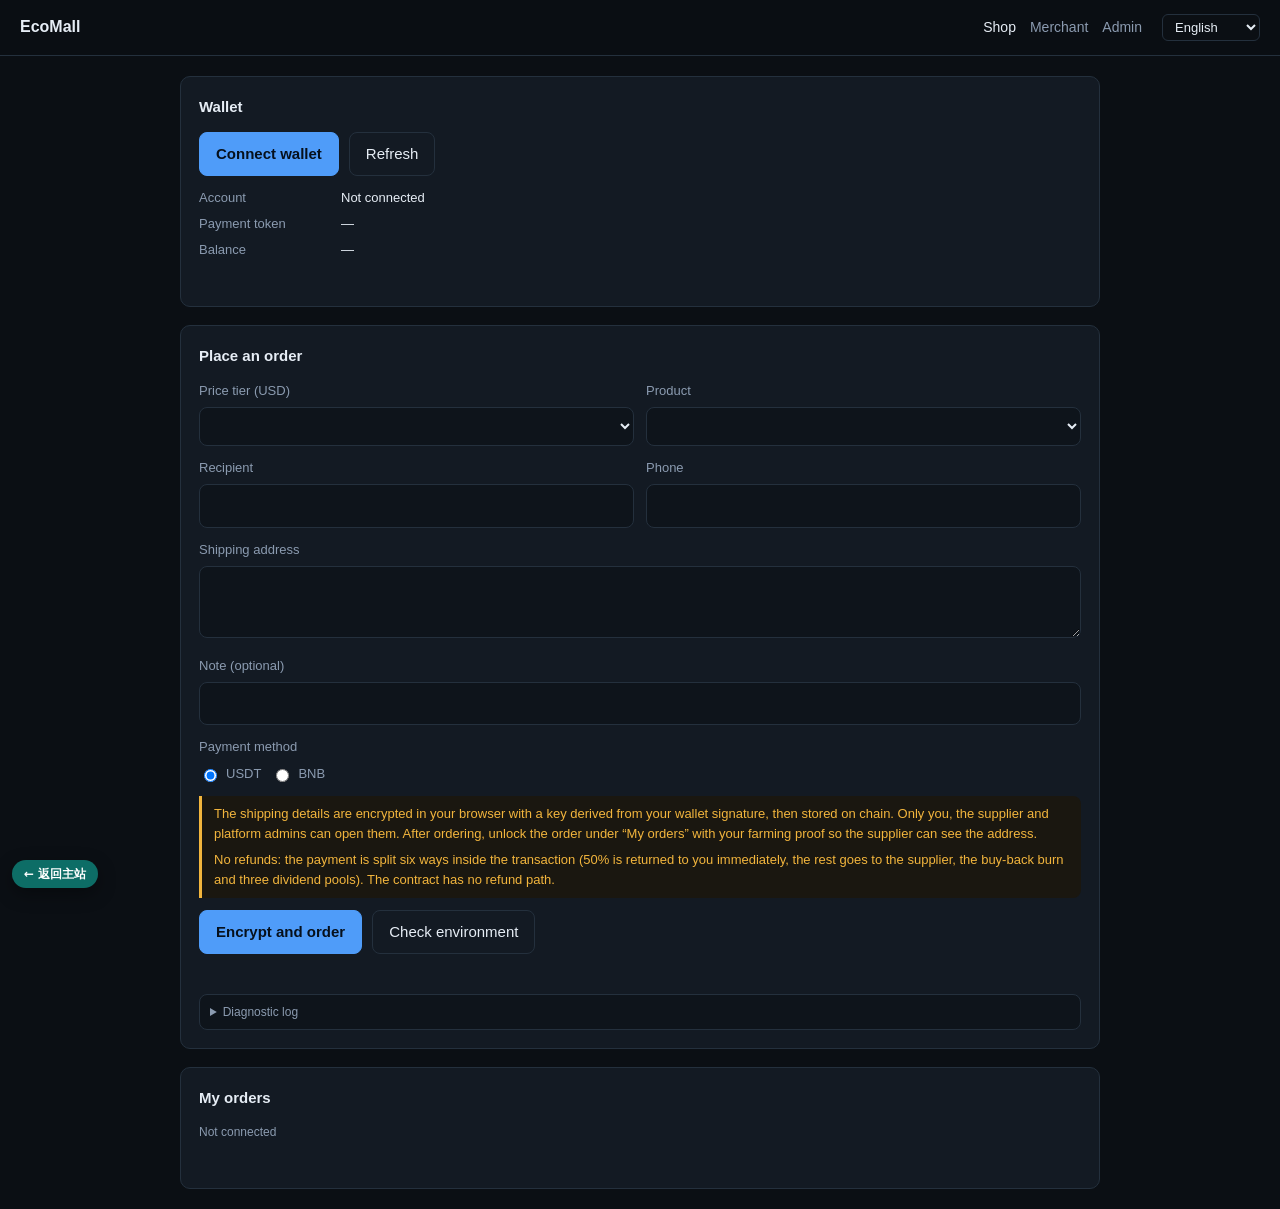
<file: mall/index.html>
<!doctype html>
<html lang="zh">
  <head>
    <meta charset="utf-8" />
    <meta name="viewport" content="width=device-width, initial-scale=1" />
    <title>EcoMall</title>
    <link rel="stylesheet" href="./css/style.css?v=20261107b" />
    <link rel="stylesheet" href="./css/diag.css?v=20261107b" />
    <script src="./js/ethers.umd.min.js"></script>
  </head>
  <body data-i18n-title-key="app.title.mall">
    <header>
      <h1>EcoMall</h1>
      <nav>
        <a href="./index.html" aria-current="page" data-i18n="nav.mall"></a>
        <a href="./merchant.html" data-i18n="nav.merchant"></a>
        <a href="./admin.html" data-i18n="nav.admin"></a>
      </nav>
      <select id="lang" class="lang"></select>
    </header>

    <main>
      <section class="card">
        <h2 data-i18n="common.wallet"></h2>
        <div class="actions">
          <button id="connect" class="primary" data-i18n="common.connect"></button>
          <button id="refresh" class="ghost" data-i18n="common.refresh"></button>
        </div>
        <div class="kv" style="margin-top: 12px">
          <dt data-i18n="common.account"></dt><dd id="account" data-i18n="common.notConnected"></dd>
          <dt data-i18n="wallet.token"></dt><dd id="token">—</dd>
          <dt data-i18n="wallet.balance"></dt><dd id="balance">—</dd>
        </div>
        <div id="walletMsg" class="msg"></div>
      </section>

      <section class="card">
        <h2 data-i18n="mall.title"></h2>
        <div class="grid2">
          <div class="field">
            <label for="tier" data-i18n="mall.tier"></label>
            <select id="tier"></select>
          </div>
          <div class="field">
            <label for="product" data-i18n="mall.product"></label>
            <select id="product"></select>
          </div>
        </div>

        <div class="grid2">
          <div class="field">
            <label for="receiver" data-i18n="mall.receiver"></label>
            <input id="receiver" autocomplete="name" />
          </div>
          <div class="field">
            <label for="phone" data-i18n="mall.phone"></label>
            <input id="phone" autocomplete="tel" />
          </div>
        </div>

        <div class="field">
          <label for="address" data-i18n="mall.address"></label>
          <textarea id="address" autocomplete="street-address"></textarea>
        </div>

        <div class="field">
          <label for="note" data-i18n="mall.note"></label>
          <input id="note" />
        </div>

        <div class="field">
          <label data-i18n="mall.payMethod"></label>
          <div class="actions" style="margin-top: 0">
            <label style="display: flex; gap: 6px; align-items: center; margin: 0">
              <input type="radio" name="pay" value="usdt" checked style="width: auto" /> USDT
            </label>
            <label style="display: flex; gap: 6px; align-items: center; margin: 0">
              <input type="radio" name="pay" value="bnb" style="width: auto" /> BNB
            </label>
          </div>
        </div>

        <div class="notice">
          <div data-i18n="mall.notice1"></div>
          <div style="margin-top: 6px" data-i18n="mall.notice2"></div>
        </div>

        <div class="actions">
          <button id="buy" class="primary" data-i18n="mall.buy"></button>
          <button id="diag" class="ghost" data-i18n="mall.diag"></button>
        </div>
        <div id="buyMsg" class="msg"></div>
        <details id="buyLogBox" class="diag">
          <summary data-i18n="mall.log"></summary>
          <ol id="buyLog"></ol>
          <pre id="diagOut" class="diagout" hidden></pre>
        </details>
      </section>

      <section class="card">
        <h2 data-i18n="mall.orders"></h2>
        <div id="orders" class="muted small" data-i18n="common.notConnected"></div>
        <div id="ordersMsg" class="msg"></div>
      </section>
    </main>

    <script type="module">
      // ── Build stamp ───────────────────────────────────────────────────────────
      // Every ./js/ and ./css/ URL carries ?v=20261107b. Bump that stamp in ALL pages whenever any
      // of those files changes, so a freshly deployed HTML can never be paired with a stale module
      // from a CDN/browser cache (that mismatch blanked the whole page: a hard import of a missing
      // export is a link-time error).
      import {
        loadConfig,
        connectWallet,
        readProvider,
        mallContract,
        tokenContract,
        registryContract,
        setCustomRpc,
        customRpc,
        rpcCandidates,
        short,
        fmtUsd,
        usdToToken,
      } from "./js/chain.js?v=20261107b";
      import { MALL_ABI, ERC20_ABI, REGISTRY_ABI } from "./js/abi.js?v=20261107b";
      import { sealOrder, clearKeyCache } from "./js/crypto.js?v=20261107b";
      import {
        readOrder,
        decryptAsBuyer,
        allUserOrders,
        cipherHtml,
        plainHtml,
        orderProductNames,
        productLabel,
      } from "./js/orders.js?v=20261107b";
      import * as UI from "./js/ui.js?v=20261107b";
      const { $, msg, busy, esc, bindCopy, withTimeout } = UI;
      import { initLang, t, statusLabel, errorText, onLangChange } from "./js/i18n.js?v=20261107b";

      let cfg;
      let wallet;
      let reader;
      let products = [];

      const usd = (v) => `${fmtUsd(v)} USD`;
      // Two decimals are enough for the farming hint; exact order amounts keep full precision.
      const usd2 = (v) => {
        const s = fmtUsd(v);
        const dot = s.indexOf(".");
        return dot === -1 ? s : s.slice(0, dot + 3);
      };

      async function boot() {
        initLang();
        UI.mountBackHome?.();
        try {
          cfg = await loadConfig();
          reader = await readProvider(cfg);
          // Bound the first paint: with a dead RPC the page used to sit on "loading" with no error
          // (ethers' own request timeout is 5 minutes). `reader` already fails over between the
          // configured endpoints, so this only fires when every one of them is unusable.
          await withTimeout(loadProducts(), 20_000, "products");
          const d = await withTimeout(
            tokenContract(reader, cfg, ERC20_ABI).decimals(),
            15_000,
            "decimals"
          );
          $("token").textContent = `${cfg.paymentToken.slice(0, 10)}… (${t("wallet.decimals", { n: d })})`;

          // Fail loudly at load time when encryption is impossible, instead of at signature time.
          const problem = cryptoProblem();
          if (problem) {
            msg("walletMsg", problem, "err");
            $("buy").disabled = true;
            logLine(problem, "err");
          }
        } catch (e) {
          msg("walletMsg", t("common.initFailed") + errorText(e), "err");
          logLine("init: " + describe(e), "err");
        }
      }

      async function loadProducts() {
        const mall = mallContract(reader, cfg, MALL_ABI);
        const tiers = await mall.getAmountTiers();
        const tierSel = $("tier");
        const previous = tierSel.value; // survive a language switch without losing the choice
        tierSel.innerHTML = "";
        for (const v of tiers) {
          const o = document.createElement("option");
          o.value = String(v);
          o.textContent = usd(v);
          tierSel.appendChild(o);
        }
        if (tiers.length === 0) {
          tierSel.innerHTML = `<option value="">${esc(t("mall.noTier"))}</option>`;
        } else if (previous && tiers.some((v) => String(v) === previous)) {
          tierSel.value = previous;
        }
        await loadProductsForTier();
      }

      async function loadProductsForTier() {
        const mall = mallContract(reader, cfg, MALL_ABI);
        const amount = $("tier").value;
        const sel = $("product");
        const previous = sel.value;
        sel.innerHTML = "";
        products = [];
        if (!amount) return;

        const [ids, names, suppliers, actives] = await mall.getProductsByAmountPaged(amount, 0, 100);
        for (let i = 0; i < ids.length; i++) {
          if (!actives[i]) continue;
          products.push({
            id: Number(ids[i]),
            name: names[i],
            supplier: suppliers[i],
            amountUsd: BigInt(amount),
          });
          const o = document.createElement("option");
          o.value = String(products.length - 1);
          o.textContent = `#${ids[i]} ${names[i]}`;
          sel.appendChild(o);
        }
        if (products.length === 0) {
          sel.innerHTML = `<option value="">${esc(t("mall.noProduct"))}</option>`;
        } else if (previous && products[Number(previous)]) {
          sel.value = previous;
        }

        // Warm the envelope inputs now, so the click handler only has to ask the wallet to sign.
        const chosen = products[Number(sel.value || 0)];
        if (chosen && cfg) {
          prefetchKeys(chosen.supplier).catch((e) => logLine("prefetch: " + describe(e), "err"));
        }
      }

      async function connect() {
        busy($("connect"), true, t("common.connecting"));
        try {
          wallet = await connectWallet(cfg);
          $("account").textContent = short(wallet.account);
          msg("walletMsg", t("common.connected"), "ok");

          const chosen = products[Number($("product").value || 0)];
          if (chosen) {
            prefetchKeys(chosen.supplier, { force: true }).catch((e) =>
              logLine("prefetch: " + describe(e), "err")
            );
          }
          await refreshBalance();
          await loadMyOrders();
        } catch (e) {
          msg("walletMsg", errorText(e), "err");
        } finally {
          busy($("connect"), false);
        }
      }

      async function refreshBalance() {
        if (!wallet) return;
        const token = tokenContract(reader, cfg, ERC20_ABI);
        const bal = await token.balanceOf(wallet.account);
        $("balance").textContent = `${ethers.formatUnits(bal, await token.decimals())} USDT`;
      }

      // Timeouts: a wallet that never resolves a prompt, or an RPC that never answers, would otherwise
      // leave the button stuck on "processing" with no error. Each step is bounded and named, so a
      // failure says exactly where it stopped.
      const T_SIGN_MS = 90_000; // a signature that has not arrived in 90s is not going to arrive
      const T_TX_MS = 120_000;
      const T_MINE_MS = 240_000;

      // ── envelope inputs, prefetched ───────────────────────────────────────
      // `sealOrder` needs the supplier key, the admin key set and the buyer key version. Fetching
      // them inside the click handler meant 4–6 RPC round trips between the user pressing "buy" and
      // the wallet being asked to sign. Some wallets drop a signature request that arrives seconds
      // after the gesture, which is exactly "I clicked and nothing happened". They are therefore
      // fetched when the product is selected, so the click path is: sign -> simulate -> send.
      const keyCache = new Map();
      const KEY_TTL_MS = 120_000;

      async function fetchKeys(supplier) {
        const mall = mallContract(reader, cfg, MALL_ABI);
        const [merchantVersion, merchantSpki] = await mall.getCurrentMerchantKey(supplier);
        if (Number(merchantVersion) === 0 || merchantSpki === "0x") {
          throw new Error(t("mall.merchantNoKey"));
        }
        const adminIds = await mall.getActiveAdminKeys();
        if (adminIds.length === 0) throw new Error(t("mall.noAdminKey"));

        const adminKeys = [];
        for (const id of adminIds) {
          const [, , , revoked, , spki] = await mall.getAdminKey(id);
          if (!revoked) adminKeys.push({ keyId: Number(id), spki: ethers.getBytes(spki) });
        }
        if (adminKeys.length === 0) throw new Error(t("mall.noUsableAdminKey"));

        const buyerKeyId = wallet ? Number(await mall.buyerKeyVersion(wallet.account)) : 0;
        return {
          merchantKeyId: Number(merchantVersion),
          merchantSpki: ethers.getBytes(merchantSpki),
          adminKeys,
          buyerKeyId,
          at: Date.now(),
        };
      }

      async function prefetchKeys(supplier, { force = false } = {}) {
        if (!cfg || !supplier) return null;
        const k = String(supplier).toLowerCase();
        const hit = keyCache.get(k);
        if (!force && hit && Date.now() - hit.at < KEY_TTL_MS) return hit;
        try {
          const fresh = await fetchKeys(supplier);
          keyCache.set(k, fresh);
          return fresh;
        } catch (e) {
          keyCache.delete(k);
          throw e;
        }
      }

      async function buildEnvelope(product) {
        // Cache hit is the normal path; the fetch below only runs if the prefetch failed or expired.
        let keys = keyCache.get(String(product.supplier).toLowerCase());
        if (!keys || Date.now() - keys.at >= KEY_TTL_MS) {
          step(t("mall.preparing"));
          keys = await traced("keys", withTimeout(prefetchKeys(product.supplier, { force: true }), T_TX_MS, "keys"));
        }
        // The buyer key version belongs to the connected account, so refresh it cheaply.
        // Bounded: an unresponsive RPC here used to stall the click with no timeout at all.
        if (wallet) {
          const mall = mallContract(reader, cfg, MALL_ABI);
          keys = {
            ...keys,
            buyerKeyId: Number(
              await withTimeout(mall.buyerKeyVersion(wallet.account), T_TX_MS, "buyerKeyVersion")
            ),
          };
        }

        return sealOrder({
          fields: {
            receiver: $("receiver").value.trim(),
            phone: $("phone").value.trim(),
            address: $("address").value.trim(),
            note: $("note").value.trim(),
          },
          buyer: { signer: wallet.signer, account: wallet.account, keyId: keys.buyerKeyId },
          merchantSpki: keys.merchantSpki,
          merchantKeyId: keys.merchantKeyId,
          adminKeys: keys.adminKeys,
          chainId: cfg.chainId,
          mall: cfg.mall,
          productId: product.id,
          supplier: product.supplier,
        });
      }

      // ── visible step log ──────────────────────────────────────────────────
      // Every step is appended with a timestamp and its outcome, so "the signature appeared and then
      // nothing happened" can never happen silently again.
      const logList = $("buyLog");

      function logLine(text, kind = "info") {
        if (!logList) return;
        const li = document.createElement("li");
        li.className = kind;
        const time = new Date().toISOString().slice(11, 19);
        li.textContent = `${time}  ${text}`;
        logList.appendChild(li);
        console.info("[buy]", text);
      }

      function step(text) {
        msg("buyMsg", t("mall.step", { step: text }), "info");
        logLine(text);
      }

      function stepDone(text) {
        logLine(`${text} — ${t("mall.stepDone")}`, "ok");
      }

      function stepFail(text, e) {
        logLine(`${text} — ${t("mall.stepFailed")}: ${describe(e)}`, "err");
      }

      /** Compact, non-empty description of anything thrown. */
      function describe(e) {
        if (!e) return "unknown error";
        const parts = [e.name, e.shortMessage || e.reason || e.message || String(e)];
        if (e.code !== undefined) parts.push("code=" + e.code);
        if (e.info && e.info.error && e.info.error.message) parts.push(e.info.error.message);
        return parts.filter(Boolean).join(" | ");
      }

      // Uncaught failures must reach the log too: a rejected promise inside a wallet callback would
      // otherwise disappear into the console.
      globalThis.addEventListener?.("error", (ev) => {
        logLine("window.error: " + describe(ev.error || ev.message), "err");
      });
      globalThis.addEventListener?.("unhandledrejection", (ev) => {
        logLine("unhandledrejection: " + describe(ev.reason), "err");
      });

      /** Wraps a named step so its outcome is logged either way. */
      async function traced(label, promise) {
        try {
          const out = await promise;
          stepDone(label);
          return out;
        } catch (e) {
          stepFail(label, e);
          throw e;
        }
      }

      // ── environment diagnostics ───────────────────────────────────────────
      async function runDiagnostics() {
        const out = $("diagOut");
        out.hidden = false;
        const lines = [];
        const add = (k, v) => lines.push(`${k}: ${v}`);

        add("time", new Date().toISOString());
        add("url", location.href);
        add("secureContext", String(globalThis.isSecureContext));
        add("crypto.subtle", String(!!(globalThis.crypto && globalThis.crypto.subtle)));
        add("CompressionStream", String(typeof CompressionStream !== "undefined"));
        try {
          new CompressionStream("deflate-raw");
          add("deflate-raw", "supported");
        } catch (e) {
          add("deflate-raw", "NOT supported (" + describe(e) + ")");
        }
        add("DecompressionStream", String(typeof DecompressionStream !== "undefined"));
        add("ethers", globalThis.ethers ? globalThis.ethers.version || "loaded" : "MISSING");
        add("wallet", globalThis.ethereum ? "injected" : "MISSING");
        if (globalThis.ethereum) {
          const eth = globalThis.ethereum;
          const kinds = [];
          if (eth.isMetaMask) kinds.push("MetaMask");
          if (eth.isTokenPocket) kinds.push("TokenPocket");
          if (eth.isTrust) kinds.push("Trust");
          if (eth.isImToken) kinds.push("imToken");
          if (eth.isCoinbaseWallet) kinds.push("Coinbase");
          if (eth.isRabby) kinds.push("Rabby");
          add("wallet.providers", kinds.length ? kinds.join(",") : "unknown");
          add(
            "wallet.signTypedData",
            wallet && typeof wallet.signer.signTypedData === "function" ? "yes" : "no"
          );
          add("wallet.signMessage", wallet && typeof wallet.signer.signMessage === "function" ? "yes" : "no");
        }
        add("config.chainId", cfg ? cfg.chainId : "no config");
        add("config.mall", cfg ? cfg.mall : "no config");

        try {
          if (globalThis.ethereum) {
            const net = await new ethers.BrowserProvider(globalThis.ethereum).getNetwork();
            add("wallet.chainId", String(net.chainId));
          }
        } catch (e) {
          add("wallet.chainId", "error: " + describe(e));
        }

        if (wallet) {
          add("account", wallet.account);
          try {
            const bal = await wallet.provider.getBalance(wallet.account);
            add("bnb", ethers.formatEther(bal));
          } catch (e) {
            add("bnb", "error: " + describe(e));
          }
          if (cfg) {
            try {
              const token = tokenContract(reader, cfg, ERC20_ABI);
              const [d, b, a] = await Promise.all([
                token.decimals(),
                token.balanceOf(wallet.account),
                token.allowance(wallet.account, cfg.mall),
              ]);
              add("usdt.decimals", String(d));
              add("usdt.balance", ethers.formatUnits(b, d));
              add("usdt.allowance", ethers.formatUnits(a, d));
            } catch (e) {
              add("usdt", "error: " + describe(e));
            }
          }
        }

        if (cfg) {
          try {
            const mall = mallContract(reader, cfg, MALL_ABI);
            const [pc, paused, ids] = await Promise.all([
              mall.productCount(),
              mall.paused(),
              mall.getActiveAdminKeys(),
            ]);
            add("mall.productCount", String(pc));
            add("mall.paused", String(paused));
            add("mall.adminKeys", ids.map(String).join(","));
            if (products.length > 0) {
              const p = products[0];
              const [v, spki] = await mall.getCurrentMerchantKey(p.supplier);
              add("merchant.keyVersion", String(v));
              add("merchant.spkiBytes", String(ethers.getBytes(spki).length));
            }
          } catch (e) {
            add("mall", "error: " + describe(e));
          }
        }

        out.textContent = lines.join("\n");
        logLine("diagnostics written to the panel below", "ok");
      }

      /**
       * WebCrypto is the one hard prerequisite for an encrypted order, and it is only exposed in a
       * secure context (https, http://localhost, or a packaged app). On plain http over a LAN IP —
       * or on file:// — `crypto.subtle` is undefined, and the failure used to surface only AFTER the
       * wallet signature had already been requested, which looked like "I signed and nothing
       * happened". Checked before every prompt instead.
       */
      function cryptoProblem() {
        if (!globalThis.isSecureContext) return t("mall.insecure");
        if (!globalThis.crypto || !globalThis.crypto.subtle) return t("mall.noSubtle");
        return null;
      }

      function assertCrypto() {
        const problem = cryptoProblem();
        if (problem) throw new Error(problem);
      }

      async function assertChain() {
        if (!globalThis.ethereum) return;
        const net = await withTimeout(
          new ethers.BrowserProvider(globalThis.ethereum).getNetwork(),
          15_000,
          "network"
        );
        if (Number(net.chainId) !== Number(cfg.chainId)) {
          throw new Error(
            t("mall.wrongChain", { want: cfg.chainId, have: Number(net.chainId) })
          );
        }
      }

      // The flow asks the wallet for exactly three things, in this order:
      //   USDT  -> 1) approve  2) sign (encrypt)  3) place order
      //   BNB   ->              1) sign (encrypt)  2) place order
      // Before step 3 the order is simulated with `staticCall`, so a revert is reported without
      // making the user sign a transaction that was always going to fail.
      async function buy() {
        const btn = $("buy");
        busy(btn, true, t("common.processing"));
        try {
          if (!wallet) throw new Error(t("common.pleaseConnect"));
          const idx = $("product").value;
          if (idx === "") throw new Error(t("mall.selectProduct"));
          const product = products[Number(idx)];

          const receiver = $("receiver").value.trim();
          const phone = $("phone").value.trim();
          const address = $("address").value.trim();
          if (!receiver || !phone || !address) throw new Error(t("mall.fillPII"));

          assertCrypto(); // before any wallet prompt: a signature we cannot use is a wasted signature
          step(t("common.loading"));
          await assertChain();

          const pay = document.querySelector('input[name="pay"]:checked').value;
          const mall = mallContract(wallet.signer, cfg, MALL_ABI);

          // ── USDT: balance check, then approve BEFORE the signature ──────
          let tokenAmount = 0n;
          if (pay === "usdt") {
            const token = tokenContract(wallet.signer, cfg, ERC20_ABI);
            const decimals = await withTimeout(token.decimals(), T_TX_MS, "decimals");
            tokenAmount = usdToToken(product.amountUsd, decimals);

            const bal = await withTimeout(token.balanceOf(wallet.account), T_TX_MS, "balanceOf");
            if (bal < tokenAmount) {
              throw new Error(
                t("mall.needUsdt", {
                  need: ethers.formatUnits(tokenAmount, decimals),
                  have: ethers.formatUnits(bal, decimals),
                })
              );
            }

            const allowance = await withTimeout(
              token.allowance(wallet.account, cfg.mall),
              T_TX_MS,
              "allowance"
            );
            if (allowance < tokenAmount) {
              step(t("mall.approve"));
              const ap = await withTimeout(
                token.approve(cfg.mall, ethers.MaxUint256),
                T_TX_MS,
                "approve"
              );
              await withTimeout(ap.wait(), T_MINE_MS, "approve-mine");
            }
          }

          // ── signature: derives the buyer key and seals the shipping record ──
          step(t("mall.signToEncrypt"));
          const payload = await traced(
            "seal",
            withTimeout(buildEnvelope(product), T_SIGN_MS, "sign")
          );
          const payloadHex = ethers.hexlify(payload);

          // ── BNB: quote after the signature, it does not need one ────────
          let cap = 0n;
          if (pay !== "usdt") {
            const quote = await withTimeout(
              mall.quoteBnbForUsd(product.amountUsd),
              T_TX_MS,
              "quote"
            );
            cap = (quote * 105n) / 100n;
            if ((await withTimeout(wallet.provider.getBalance(wallet.account), T_TX_MS, "bnb")) < cap) {
              throw new Error(t("mall.insufficientBnb"));
            }
          }

          // ── simulate, so a revert never reaches the wallet prompt ───────
          step(t("mall.checking"));
          try {
            if (pay === "usdt") {
              await traced(
                "simulate",
                withTimeout(
                  mall.placeOrder.staticCall(product.id, product.amountUsd, payloadHex),
                  T_TX_MS,
                  "simulate"
                )
              );
            } else {
              await traced(
                "simulate",
                withTimeout(
                  mall.placeOrderWithBNB.staticCall(product.id, product.amountUsd, cap, payloadHex, {
                    value: cap,
                  }),
                  T_TX_MS,
                  "simulate"
                )
              );
            }
          } catch (e) {
            throw new Error(t("mall.simulateFailed") + errorText(e));
          }

          // ── send ────────────────────────────────────────────────────────
          step(t("mall.confirmOrder"));
          let tx;
          if (pay === "usdt") {
            tx = await withTimeout(
              mall.placeOrder(product.id, product.amountUsd, payloadHex),
              T_TX_MS,
              "placeOrder"
            );
          } else {
            tx = await withTimeout(
              mall.placeOrderWithBNB(product.id, product.amountUsd, cap, payloadHex, { value: cap }),
              T_TX_MS,
              "placeOrderWithBNB"
            );
          }

          step(t("mall.waiting"));
          await withTimeout(tx.wait(), T_MINE_MS, "mine");

          msg("buyMsg", t("mall.placed"), "ok");
          await refreshBalance();
          await loadMyOrders();
        } catch (e) {
          const raw = String(e && e.message ? e.message : e);
          const m = raw.match(/^TIMEOUT:([^:]+):(\d+)$/);
          const code = e?.code ?? e?.info?.error?.code;
          if (m && m[1] === "sign") {
            // The wallet never answered: distinct from a user rejection and far more actionable.
            msg("buyMsg", t("mall.walletNoResponse", { sec: m[2] }), "err");
            logLine("wallet did not answer the signature request", "err");
          } else if (m) {
            msg("buyMsg", t("mall.timeout", { step: m[1], sec: m[2] }), "err");
          } else if (code === 4001) {
            msg("buyMsg", t("mall.walletRejected"), "err");
          } else {
            msg("buyMsg", t("mall.buyFailed") + errorText(e), "err");
          }
        } finally {
          busy(btn, false);
        }
      }

      async function loadMyOrders() {
        if (!wallet) return;
        const box = $("orders");
        box.textContent = t("common.loading");
        try {
          const registry = registryContract(reader, cfg, REGISTRY_ABI);
          const orders = await allUserOrders(wallet.signer, cfg, wallet.account, registry);
          if (orders.length === 0) {
            box.textContent = t("common.noOrders");
            return;
          }
          // `getOrderInfo` only returns the product id; resolve the names so a row says what was
          // bought. A lookup failure degrades to `#id` instead of hiding the order.
          const namesByMall = await orderProductNames(reader, cfg, orders).catch(() => new Map());
          // The farming gate is a fraction of the order value (half, minus the tolerance), never the
          // order amount. Showing only "awaiting farming" next to "150 USD" reads as "needs 150
          // USD of farming", so the real requirement and the buyer's current credit are printed.
          const gate = new Map();
          await Promise.all(
            orders
              .filter((o) => o.status === 0)
              .map(async (o) => {
                const mallAddr = o.mall || cfg.mall;
                const local =
                  mallAddr.toLowerCase() === cfg.mall.toLowerCase()
                    ? cfg
                    : { ...cfg, mall: mallAddr };
                try {
                  const mall = mallContract(reader, local, MALL_ABI);
                  const p = await withTimeout(
                    mall.unlockProgress(o.id),
                    T_TX_MS,
                    "unlockProgress"
                  );
                  gate.set(o.id, {
                    need: usd2(p.requiredFarmUsd),
                    have: usd2(p.credit),
                    ok: Boolean(p.unlocked),
                  });
                } catch {
                  // Older mall versions have no unlockProgress; the row just omits the hint.
                }
              })
          );

          box.innerHTML = orders
            .slice()
            .reverse()
            .map((o) => {
              const g = o.status === 0 ? gate.get(o.id) : null;
              const gateHtml = g
                ? `<div class="muted small" data-gate>${esc(
                    t("mall.unlockNeed", { need: g.need, have: g.have })
                  )}${g.ok ? " · " + esc(t("mall.unlockReady")) : ""}</div>`
                : "";
              // AWAIT_FARM + eligible: one button decrypts and unlocks. Unlocking is a transaction
              // (gas, wallet confirm) while decrypting is a free signature, so the plain decrypt
              // stays available for buyers who only want to read their own address back.
              const primary =
                o.status !== 0
                  ? ""
                  : g && g.ok
                    ? `<button class="primary" data-decrypt-unlock="${o.id}">${esc(
                        t("mall.decryptAndUnlock")
                      )}</button>`
                    : `<button class="primary" data-unlock="${o.id}">${esc(t("mall.unlock"))}</button>`;
              return (
                `<div class="order" data-id="${o.id}" data-mall="${esc(o.mall || cfg.mall)}">` +
                `<div class="row"><b>#${o.id}</b><span class="tag">${esc(statusLabel(o.status))}</span>` +
                `<span class="muted">${usd(o.amountUsd)}</span></div>` +
                `<div class="muted small">${esc(
                  t("mall.orderMeta", {
                  product: productLabel(
                    o.productId,
                    namesByMall.get(String(o.mall || cfg.mall).toLowerCase())
                  ),
                  supplier: short(o.supplier),
                })
                )}</div>` +
                gateHtml +
                `<div class="actions">` +
                `<button class="ghost" data-decrypt="${o.id}">${esc(t("common.decrypt"))}</button>` +
                primary +
                `</div>` +
                cipherHtml(o.payload) +
                `<div class="out small"></div></div>`
              );
            })
            .join("");

          box.querySelectorAll("[data-decrypt]").forEach((b) => {
            b.onclick = () => decryptOrder(Number(b.dataset.decrypt), b.closest(".order"));
          });
          box.querySelectorAll("[data-decrypt-unlock]").forEach((b) => {
            b.onclick = () =>
              decryptOrder(Number(b.dataset.decryptUnlock), b.closest(".order"), { unlock: true });
          });
          box.querySelectorAll("[data-unlock]").forEach((b) => {
            b.onclick = () => unlockOrder(Number(b.dataset.unlock), b);
          });
          bindCopy(box);
        } catch (e) {
          box.textContent = t("common.readFailed") + errorText(e);
        }
      }

      /**
       * Decrypts the buyer's own copy of the shipping record.
       *
       * `unlock: true` also releases the order to the supplier (status AWAIT_FARM -> AWAIT_SHIP).
       * The plaintext is rendered first: the unlock is a gas transaction and must never be able to
       * hide the address the buyer just paid a signature to read. On success the row is patched in
       * place instead of re-rendering the list, so the plaintext stays on screen.
       */
      async function decryptOrder(id, node, { unlock = false } = {}) {
        const out = node.querySelector(".out");
        out.textContent = t("common.confirmSignature");
        let local = cfg;
        let needUnlock = unlock;
        try {
          const mallAddr = node.dataset.mall || cfg.mall;
          local =
            mallAddr.toLowerCase() === cfg.mall.toLowerCase() ? cfg : { ...cfg, mall: mallAddr };
          const order = await readOrder(wallet.signer, local, id);
          if (order.status !== 0) needUnlock = false;
          const rec = await decryptAsBuyer({
            signer: wallet.signer,
            account: wallet.account,
            blob: order.payload,
            order,
            cfg: local,
          });
          out.innerHTML = plainHtml(rec);
        } catch (e) {
          // A failed decryption (wrong account, rotated buyer key, old envelope) must not block the
          // unlock: the supplier still needs the address, and the buyer can retry decrypting later.
          out.textContent = t("common.decryptFailed") + errorText(e);
        }
        if (!needUnlock) return;

        // ── unlock: the supplier only sees the address after this transaction ──
        try {
          const mall = mallContract(wallet.signer, local, MALL_ABI);
          const p = await withTimeout(mall.unlockProgress(id), T_TX_MS, "unlockProgress");
          if (!p.unlocked) {
            msg(
              "ordersMsg",
              t("mall.unlockNeed", { need: usd2(p.requiredFarmUsd), have: usd2(p.credit) }),
              "err"
            );
            return;
          }
          msg("ordersMsg", t("mall.autoUnlockPending"), "info");
          const tx = await withTimeout(mall.unlockOrder(id), T_TX_MS, "unlockOrder");
          await withTimeout(tx.wait(), T_MINE_MS, "unlock-mine");
          markUnlocked(node);
          msg("ordersMsg", t("mall.unlocked", { id }), "ok");
        } catch (e) {
          console.warn("[unlock]", describe(e));
          msg("ordersMsg", t("mall.unlockFailed") + errorText(e), "err");
        }
      }

      /** Patches one rendered row after a successful unlock, keeping any decrypted plaintext. */
      function markUnlocked(node) {
        const tag = node.querySelector(".tag");
        if (tag) tag.textContent = statusLabel(1);
        node.querySelector("[data-gate]")?.remove();
        node.querySelectorAll("[data-unlock],[data-decrypt-unlock]").forEach((b) => b.remove());
      }

      async function unlockOrder(id, button) {
        busy(button, true, t("mall.unlocking"));
        try {
          const mall = mallContract(wallet.signer, cfg, MALL_ABI);
          await (await mall.unlockOrder(id)).wait();
          msg("ordersMsg", t("mall.unlocked", { id }), "ok");
          await loadMyOrders();
        } catch (e) {
          msg("ordersMsg", t("mall.unlockFailed") + errorText(e), "err");
          busy(button, false);
        }
      }

      $("connect").onclick = connect;
      $("refresh").onclick = async () => {
        // Re-boot when the first load failed (e.g. every RPC was down): a bare loadProducts() would
        // throw on the missing provider and leave the page stuck.
        if (!cfg || !reader) return boot();
        try {
          await loadProducts();
          await refreshBalance();
          await loadMyOrders();
        } catch (e) {
          msg("walletMsg", t("common.initFailed") + errorText(e), "err");
        }
      };
      $("tier").onchange = loadProductsForTier;
      $("buy").onclick = buy;
      $("diag").onclick = () => runDiagnostics().catch((e) => stepFail("diagnostics", e));

      // Re-render dynamic content on a language switch; static nodes are handled by applyI18n.
      onLangChange(async () => {
        if (!cfg) return;
        await loadProducts();
        if (wallet) await loadMyOrders();
      });

      globalThis.addEventListener?.("ecomall:disconnect", () => clearKeyCache());

      // Support escape hatch. If every configured endpoint is blocked on a user's network, running
      //   ecomall.setRpc("https://their-rpc.example")
      // in the console switches the read provider and reloads. `ecomall.rpcs()` lists the candidates.
      globalThis.ecomall = {
        setRpc(url) {
          setCustomRpc(url);
          location.reload();
        },
        rpc() {
          return customRpc() || (cfg && cfg.rpcUrl) || "";
        },
        rpcs() {
          return cfg ? rpcCandidates(cfg) : [];
        },
      };

      boot();
    </script>
</body>
</html>
</file>
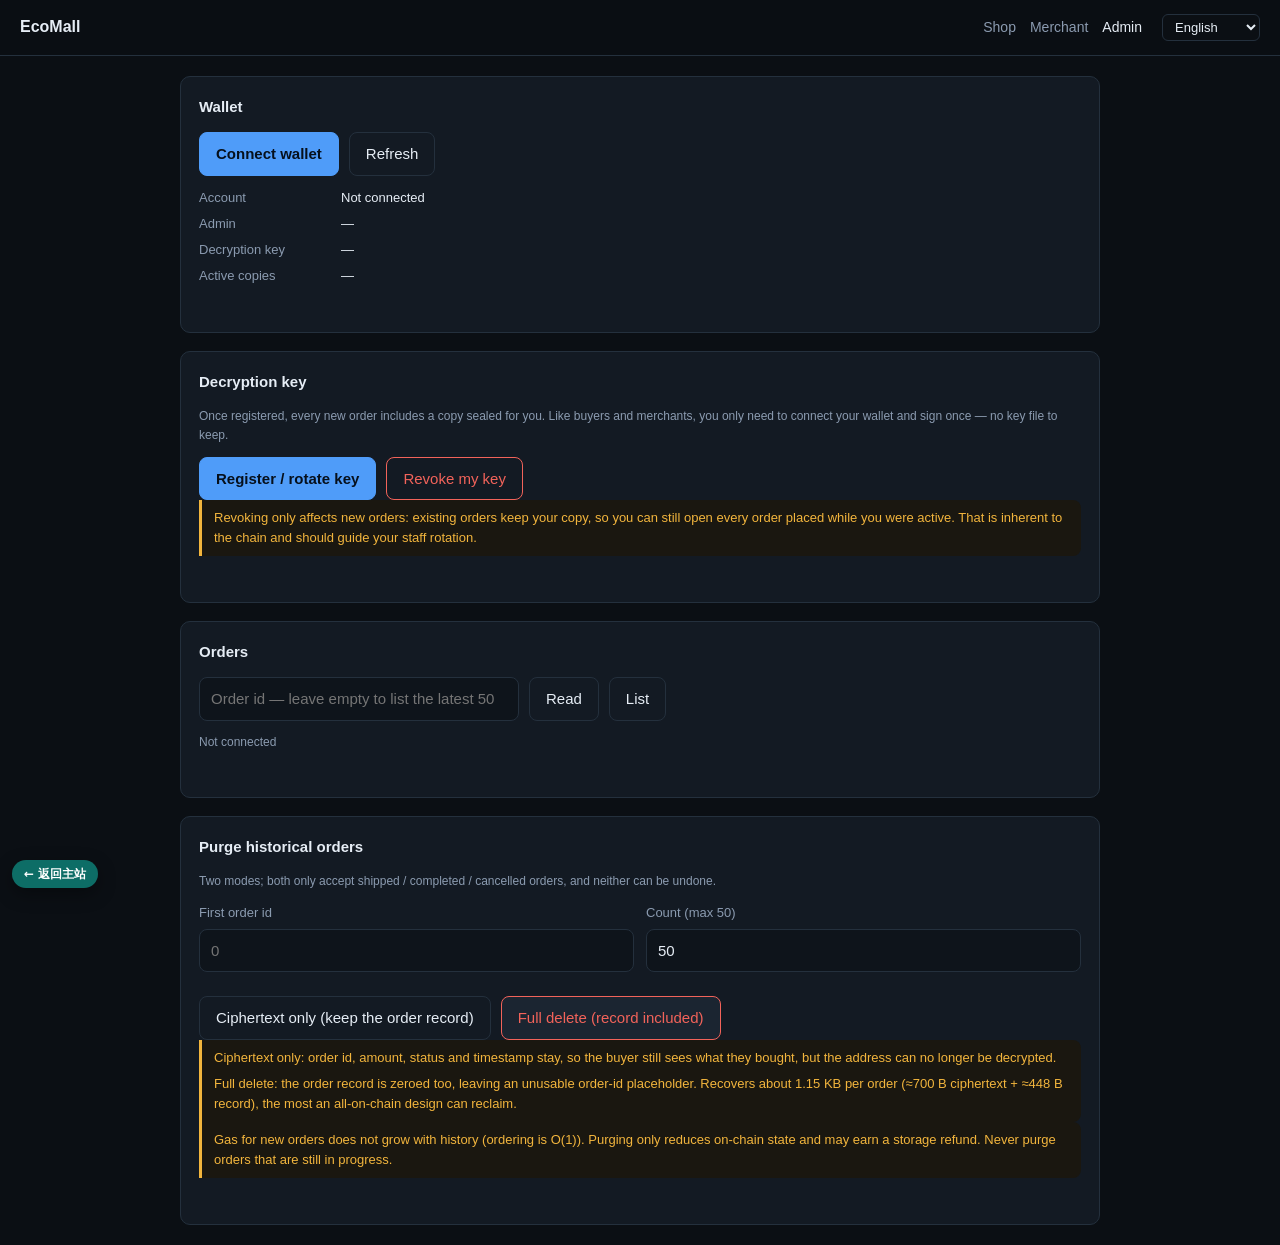
<file: mall/admin.html>
<!doctype html>
<html lang="zh">
  <head>
    <meta charset="utf-8" />
    <meta name="viewport" content="width=device-width, initial-scale=1" />
    <title>EcoMall</title>
    <link rel="stylesheet" href="./css/style.css?v=20261107b" />
    <script src="./js/ethers.umd.min.js"></script>
  </head>
  <body data-i18n-title-key="app.title.admin">
    <header>
      <h1>EcoMall</h1>
      <nav>
        <a href="./index.html" data-i18n="nav.mall"></a>
        <a href="./merchant.html" data-i18n="nav.merchant"></a>
        <a href="./admin.html" aria-current="page" data-i18n="nav.admin"></a>
      </nav>
      <select id="lang" class="lang"></select>
    </header>

    <main>
      <section class="card">
        <h2 data-i18n="common.wallet"></h2>
        <div class="actions">
          <button id="connect" class="primary" data-i18n="common.connect"></button>
          <button id="refresh" class="ghost" data-i18n="common.refresh"></button>
        </div>
        <div class="kv" style="margin-top: 12px">
          <dt data-i18n="common.account"></dt><dd id="account" data-i18n="common.notConnected"></dd>
          <dt data-i18n="adm.isAdmin"></dt><dd id="isAdmin">—</dd>
          <dt data-i18n="adm.keyState"></dt><dd id="keyState">—</dd>
          <dt data-i18n="adm.activeKeys"></dt><dd id="activeKeys">—</dd>
        </div>
        <div id="walletMsg" class="msg"></div>
      </section>

      <section class="card">
        <h2 data-i18n="adm.keyTitle"></h2>
        <p class="muted small" data-i18n="adm.keyHelp"></p>
        <div class="actions">
          <button id="registerKey" class="primary" data-i18n="adm.registerKey"></button>
          <button id="revokeKey" class="danger ghost" data-i18n="adm.revokeKey"></button>
        </div>
        <div class="notice" data-i18n="adm.keyNotice"></div>
        <div id="keyMsg" class="msg"></div>
      </section>

      <section class="card">
        <h2 data-i18n="adm.orders"></h2>
        <div class="actions" style="margin-top: 0">
          <input id="orderId" data-i18n-placeholder="adm.orderIdPlaceholder" style="max-width: 320px" />
          <button id="loadOne" class="ghost" data-i18n="adm.read"></button>
          <button id="loadAll" class="ghost" data-i18n="adm.list"></button>
        </div>
        <div id="orders" class="muted small" style="margin-top: 12px" data-i18n="common.notConnected"></div>
        <div id="ordersMsg" class="msg"></div>
      </section>

      <section class="card">
        <h2 data-i18n="adm.purgeTitle"></h2>
        <p class="muted small" data-i18n="adm.purgeHelp"></p>
        <div class="grid2">
          <div class="field">
            <label for="purgeFrom" data-i18n="adm.purgeFrom"></label>
            <input id="purgeFrom" type="number" min="0" placeholder="0" />
          </div>
          <div class="field">
            <label for="purgeCount" data-i18n="adm.purgeCount"></label>
            <input id="purgeCount" type="number" min="1" max="50" value="50" />
          </div>
        </div>
        <div class="actions">
          <button id="purgePayloads" class="ghost" data-i18n="adm.purgePayloads"></button>
          <button id="purgeOrders" class="danger" data-i18n="adm.purgeOrders"></button>
        </div>
        <div class="notice">
          <div data-i18n="adm.purgePayloadsNotice"></div>
          <div style="margin-top: 6px" data-i18n="adm.purgeOrdersNotice"></div>
        </div>
        <div class="notice" data-i18n="adm.purgeGasNotice"></div>
        <div id="purgeMsg" class="msg"></div>
      </section>
    </main>

    <script type="module">
      // ── Build stamp ───────────────────────────────────────────────────────────
      // Every ./js/ and ./css/ URL carries ?v=20261107b. Bump that stamp in ALL pages whenever any
      // of those files changes, so a freshly deployed HTML can never be paired with a stale module
      // from a CDN/browser cache (that mismatch blanked the whole page: a hard import of a missing
      // export is a link-time error).
      import {
        loadConfig,
        connectWallet,
        readProvider,
        mallContract,
        short,
        fmtUsd,
      } from "./js/chain.js?v=20261107b";
      import { MALL_ABI } from "./js/abi.js?v=20261107b";
      import { adminSpki, b64 } from "./js/crypto.js?v=20261107b";
      import { readOrder, decryptAsAdmin, cipherHtml, plainHtml } from "./js/orders.js?v=20261107b";
      import * as UI from "./js/ui.js?v=20261107b";
      const { $, msg, busy, esc, bindCopy } = UI;
      import { initLang, t, statusLabel, errorText, onLangChange } from "./js/i18n.js?v=20261107b";

      let cfg;
      let wallet;
      let reader;
      let myKeyId = 0;
      let myDeriveVersion = 0;

      const usd = (v) => `${fmtUsd(v)} USD`;

      async function boot() {
        initLang();
        UI.mountBackHome?.();
        try {
          cfg = await loadConfig();
          reader = await readProvider(cfg);
        } catch (e) {
          msg("walletMsg", t("common.initFailed") + errorText(e), "err");
        }
      }

      async function connect() {
        busy($("connect"), true, t("common.connecting"));
        try {
          wallet = await connectWallet(cfg);
          $("account").textContent = short(wallet.account);
          await refresh();
          msg("walletMsg", t("common.connected"), "ok");
        } catch (e) {
          msg("walletMsg", errorText(e), "err");
        } finally {
          busy($("connect"), false);
        }
      }

      async function refresh() {
        if (!wallet) return;
        const mall = mallContract(reader, cfg, MALL_ABI);

        const isAdmin = await mall.isAdmin(wallet.account);
        $("isAdmin").textContent = isAdmin ? t("common.yes") : t("common.no");

        const active = await mall.getActiveAdminKeys();
        $("activeKeys").textContent = `${active.length} / 5`;

        myKeyId = Number(await mall.adminKeyOf(wallet.account));
        if (myKeyId === 0) {
          $("keyState").textContent = t("adm.notRegistered");
          myDeriveVersion = Number(await mall.adminKeyDeriveVersion(wallet.account));
        } else {
          const [, , , revoked, deriveVersion, spki] = await mall.getAdminKey(myKeyId);
          myDeriveVersion = Number(deriveVersion);
          $("keyState").textContent = revoked
            ? t("adm.revoked", { id: myKeyId })
            : `id ${myKeyId} · ${b64(ethers.getBytes(spki)).slice(0, 16)}…`;
        }

        if (!isAdmin) {
          $("orders").textContent = t("adm.notAdminRead");
        }
      }

      async function registerKey() {
        const btn = $("registerKey");
        busy(btn, true, t("common.processing"));
        try {
          if (!wallet) throw new Error(t("common.pleaseConnect"));
          const mall = mallContract(reader, cfg, MALL_ABI);
          if (!(await mall.isAdmin(wallet.account))) throw new Error(t("common.notAdmin"));

          // The contract stores deriveVersion from a per-account counter, so read it before signing.
          const deriveVersion = Number(await mall.adminKeyDeriveVersion(wallet.account));

          msg("keyMsg", t("common.confirmSignature"), "info");
          const spki = await adminSpki({
            signer: wallet.signer,
            account: wallet.account,
            deriveVersion,
            chainId: cfg.chainId,
            mall: cfg.mall,
          });

          msg("keyMsg", t("mer.confirmChain"), "info");
          const write = mallContract(wallet.signer, cfg, MALL_ABI);
          await (await write.registerAdminKey(ethers.hexlify(spki))).wait();

          msg("keyMsg", t("adm.registered"), "ok");
          await refresh();
        } catch (e) {
          msg("keyMsg", t("adm.registerFailed") + errorText(e), "err");
        } finally {
          busy(btn, false);
        }
      }

      async function revokeKey() {
        const btn = $("revokeKey");
        busy(btn, true, t("common.processing"));
        try {
          if (!wallet) throw new Error(t("common.pleaseConnect"));
          const write = mallContract(wallet.signer, cfg, MALL_ABI);
          await (await write.revokeAdminKey()).wait();
          msg("keyMsg", t("adm.revokeDone"), "ok");
          await refresh();
        } catch (e) {
          msg("keyMsg", t("adm.revokeFailed") + errorText(e), "err");
        } finally {
          busy(btn, false);
        }
      }

      function renderOrders(orders) {
        const box = $("orders");
        if (orders.length === 0) {
          box.textContent = t("adm.noOrders");
          return;
        }
        box.innerHTML = orders
          .map(
            (o) =>
              `<div class="order" data-id="${o.id}">` +
              `<div class="row"><b>#${o.id}</b><span class="tag">${esc(statusLabel(o.status))}</span>` +
              `<span class="muted">${usd(o.amountUsd)}</span></div>` +
              `<div class="muted small">${esc(
                t("mall.orderMeta", { product: o.productId, supplier: short(o.supplier) })
              )} · ${esc(t("common.buyer"))} ${short(o.buyer)}</div>` +
              `<div class="actions"><button class="ghost" data-decrypt="${o.id}">${esc(
                t("common.decrypt")
              )}</button></div>` +
              cipherHtml(o.payload) +
              `<div class="out small"></div></div>`
          )
          .join("");
        box.querySelectorAll("[data-decrypt]").forEach((b) => {
          b.onclick = () => decrypt(Number(b.dataset.decrypt), b.closest(".order"));
        });
        bindCopy(box);
      }

      async function loadAll() {
        try {
          // `getOrdersPaged` is gated on msg.sender, so the call must come from the wallet.
          const mall = mallContract(wallet.signer, cfg, MALL_ABI);
          const total = Number(await mall.orderCount());
          if (total === 0) {
            $("orders").textContent = t("common.noOrders");
            return;
          }
          const limit = Math.min(50, total);
          const offset = Math.max(0, total - limit);
          const [ids] = await mall.getOrdersPaged(offset, limit);
          // allSettled, not all: a purged order reverts `getOrderInfo`, and one such id must not
          // blank the whole dashboard.
          const settled = await Promise.allSettled(
            [...ids].map((id) => readOrder(wallet.signer, cfg, Number(id)))
          );
          const orders = settled.filter((r) => r.status === "fulfilled").map((r) => r.value);
          if (orders.length === 0) {
            $("orders").textContent = t("common.noOrders");
            return;
          }
          renderOrders(orders.reverse());
        } catch (e) {
          msg("ordersMsg", t("common.readFailed") + errorText(e), "err");
        }
      }

      async function loadOne() {
        const raw = $("orderId").value.trim();
        if (!raw) return loadAll();
        try {
          const order = await readOrder(wallet.signer, cfg, Number(raw));
          renderOrders([order]);
        } catch (e) {
          msg("ordersMsg", t("common.readFailed") + errorText(e), "err");
        }
      }

      async function decrypt(id, node) {
        const out = node.querySelector(".out");
        if (myKeyId === 0) {
          out.textContent = t("adm.pleaseRegisterKey");
          return;
        }
        out.textContent = t("common.confirmSignature");
        try {
          const order = await readOrder(wallet.signer, cfg, id);
          if (!order.payload || order.payload === "0x") {
            out.textContent = t("adm.noCipher");
            return;
          }
          const rec = await decryptAsAdmin({
            signer: wallet.signer,
            account: wallet.account,
            blob: order.payload,
            order,
            cfg,
            keyId: myKeyId,
            deriveVersion: myDeriveVersion,
          });
          out.innerHTML = plainHtml(rec);
        } catch (e) {
          out.textContent = t("common.decryptFailed") + errorText(e);
        }
      }

      $("connect").onclick = connect;
      $("refresh").onclick = refresh;
      $("registerKey").onclick = registerKey;
      $("revokeKey").onclick = revokeKey;

      /**
       * Clears a contiguous range of finished orders.
       * `full = false` deletes only the ciphertext; `full = true` also zeroes the order record.
       */
      async function purgeRange(full) {
        const btn = $(full ? "purgeOrders" : "purgePayloads");
        busy(btn, true, t("adm.purging"));
        try {
          if (!wallet) throw new Error(t("common.pleaseConnect"));
          const mall = mallContract(reader, cfg, MALL_ABI);
          if (!(await mall.isAdmin(wallet.account))) throw new Error(t("common.notAdmin"));

          const from = Number($("purgeFrom").value || 0);
          const count = Number($("purgeCount").value || 50);
          if (!Number.isInteger(from) || from < 0) throw new Error(t("adm.badFrom"));
          if (!Number.isInteger(count) || count < 1) throw new Error(t("adm.badCount"));

          const max = Number(await mall.MAX_PURGE_BATCH());
          const n = Math.min(count, max);

          const ids = [];
          for (let i = 0; i < n; i++) ids.push(from + i);

          const label = t(full ? "adm.purgeLabelFull" : "adm.purgeLabelPayloads");
          msg(
            "purgeMsg",
            t("adm.purgeConfirm", { label, n, from, to: from + n - 1 }),
            "info"
          );

          const write = mallContract(wallet.signer, cfg, MALL_ABI);
          const tx = full ? await write.purgeOrders(ids) : await write.purgePayloads(ids);
          const rc = await tx.wait();

          msg(
            "purgeMsg",
            t("adm.purgeDone", {
              label,
              from,
              to: from + n - 1,
              hash: rc.hash.slice(0, 12),
            }),
            "ok"
          );
        } catch (e) {
          msg("purgeMsg", t("adm.purgeFailed") + errorText(e), "err");
        } finally {
          busy(btn, false);
        }
      }

      $("loadAll").onclick = loadAll;
      $("loadOne").onclick = loadOne;
      $("purgePayloads").onclick = () => purgeRange(false);
      $("purgeOrders").onclick = () => purgeRange(true);

      onLangChange(async () => {
        if (!cfg) return;
        if (wallet) await refresh();
      });

      boot();
    </script>
</body>
</html>
</file>
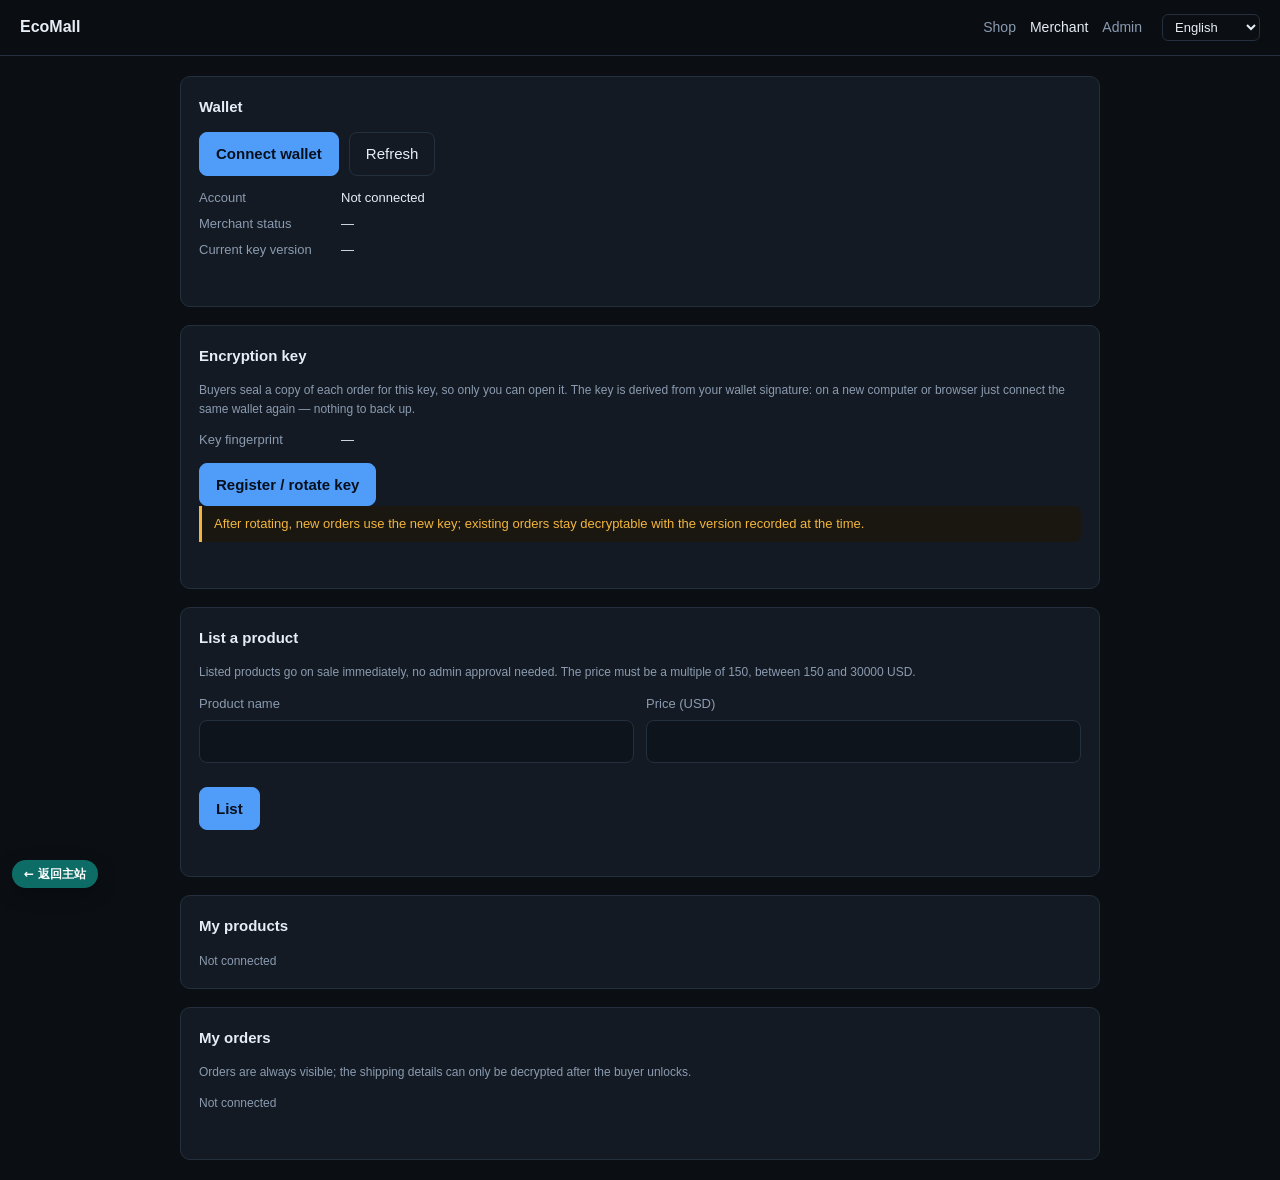
<file: mall/merchant.html>
<!doctype html>
<html lang="zh">
  <head>
    <meta charset="utf-8" />
    <meta name="viewport" content="width=device-width, initial-scale=1" />
    <title>EcoMall</title>
    <link rel="stylesheet" href="./css/style.css?v=20261107b" />
    <script src="./js/ethers.umd.min.js"></script>
  </head>
  <body data-i18n-title-key="app.title.merchant">
    <header>
      <h1>EcoMall</h1>
      <nav>
        <a href="./index.html" data-i18n="nav.mall"></a>
        <a href="./merchant.html" aria-current="page" data-i18n="nav.merchant"></a>
        <a href="./admin.html" data-i18n="nav.admin"></a>
      </nav>
      <select id="lang" class="lang"></select>
    </header>

    <main>
      <section class="card">
        <h2 data-i18n="common.wallet"></h2>
        <div class="actions">
          <button id="connect" class="primary" data-i18n="common.connect"></button>
          <button id="refresh" class="ghost" data-i18n="common.refresh"></button>
        </div>
        <div class="kv" style="margin-top: 12px">
          <dt data-i18n="common.account"></dt><dd id="account" data-i18n="common.notConnected"></dd>
          <dt data-i18n="mer.isMerchant"></dt><dd id="isMerchant">—</dd>
          <dt data-i18n="mer.keyVersion"></dt><dd id="keyVersion">—</dd>
        </div>
        <div id="walletMsg" class="msg"></div>
      </section>

      <section class="card">
        <h2 data-i18n="mer.keyTitle"></h2>
        <p class="muted small" data-i18n="mer.keyHelp"></p>
        <div class="kv">
          <dt data-i18n="mer.fingerprint"></dt><dd id="fingerprint">—</dd>
        </div>
        <div class="actions">
          <button id="registerKey" class="primary" data-i18n="mer.registerKey"></button>
        </div>
        <div class="notice" data-i18n="mer.keyNotice"></div>
        <div id="keyMsg" class="msg"></div>
      </section>

      <section class="card">
        <h2 data-i18n="mer.listTitle"></h2>
        <p class="muted small" data-i18n="mer.listHelp"></p>
        <div class="grid2">
          <div class="field">
            <label for="newName" data-i18n="mer.name"></label>
            <input id="newName" maxlength="80" />
          </div>
          <div class="field">
            <label for="newPrice" data-i18n="mer.price"></label>
            <input id="newPrice" type="number" min="150" max="30000" step="150" />
          </div>
        </div>
        <div class="actions">
          <button id="addProduct" class="primary" data-i18n="mer.submit"></button>
        </div>
        <div id="productMsg" class="msg"></div>
      </section>

      <section class="card">
        <h2 data-i18n="mer.myProducts"></h2>
        <div id="products" class="muted small" data-i18n="common.notConnected"></div>
      </section>

      <section class="card">
        <h2 data-i18n="mer.myOrders"></h2>
        <p class="muted small" data-i18n="mer.ordersHelp"></p>
        <div id="orders" class="muted small" data-i18n="common.notConnected"></div>
        <div id="ordersMsg" class="msg"></div>
      </section>
    </main>

    <script type="module">
      // ── Build stamp ───────────────────────────────────────────────────────────
      // Every ./js/ and ./css/ URL carries ?v=20261107b. Bump that stamp in ALL pages whenever any
      // of those files changes, so a freshly deployed HTML can never be paired with a stale module
      // from a CDN/browser cache (that mismatch blanked the whole page: a hard import of a missing
      // export is a link-time error).
      import {
        loadConfig,
        connectWallet,
        readProvider,
        mallContract,
        moduleContract,
        short,
        fmtUsd,
      } from "./js/chain.js?v=20261107b";
      import { MALL_ABI, MODULE_ABI } from "./js/abi.js?v=20261107b";
      import { merchantSpki, b64 } from "./js/crypto.js?v=20261107b";
      import {
        readOrder,
        supplierOrderIds,
        decryptAsMerchant,
        cipherHtml,
        plainHtml,
        productNameMap,
        productLabel,
      } from "./js/orders.js?v=20261107b";
      import * as UI from "./js/ui.js?v=20261107b";
      const { $, msg, busy, esc, bindCopy } = UI;
      import { initLang, t, statusLabel, errorText, onLangChange } from "./js/i18n.js?v=20261107b";

      let cfg;
      let wallet;
      let reader;

      const usd = (v) => `${fmtUsd(v)} USD`;

      async function boot() {
        initLang();
        UI.mountBackHome?.();
        try {
          cfg = await loadConfig();
          reader = await readProvider(cfg);
        } catch (e) {
          msg("walletMsg", t("common.initFailed") + errorText(e), "err");
        }
      }

      async function connect() {
        busy($("connect"), true, t("common.connecting"));
        try {
          wallet = await connectWallet(cfg);
          $("account").textContent = short(wallet.account);
          await refresh();
          msg("walletMsg", t("common.connected"), "ok");
        } catch (e) {
          msg("walletMsg", errorText(e), "err");
        } finally {
          busy($("connect"), false);
        }
      }

      async function refresh() {
        if (!wallet) return;
        const module = moduleContract(reader, cfg, MODULE_ABI);
        const mall = mallContract(reader, cfg, MALL_ABI);

        const isMerchant = await module.isMerchant(wallet.account);
        $("isMerchant").textContent = isMerchant ? t("mer.open") : t("mer.notOpen");

        const version = Number(await mall.merchantKeyVersion(wallet.account));
        $("keyVersion").textContent = version === 0 ? t("adm.notRegistered") : `v${version}`;

        if (version > 0) {
          const [, spki] = await mall.getCurrentMerchantKey(wallet.account);
          $("fingerprint").textContent = b64(ethers.getBytes(spki)).slice(0, 22) + "…";
        } else {
          $("fingerprint").textContent = "—";
        }

        await loadProducts();
        await loadOrders();
      }

      async function registerKey() {
        const btn = $("registerKey");
        busy(btn, true, t("common.processing"));
        try {
          if (!wallet) throw new Error(t("common.pleaseConnect"));
          const module = moduleContract(reader, cfg, MODULE_ABI);
          if (!(await module.isMerchant(wallet.account))) throw new Error(t("mer.notMerchant"));

          const mall = mallContract(reader, cfg, MALL_ABI);
          const current = Number(await mall.merchantKeyVersion(wallet.account));
          // The contract stores deriveVersion == the new on-chain version, so sign for current + 1.
          const deriveKeyId = current + 1;

          msg("keyMsg", t("common.confirmSignature"), "info");
          const spki = await merchantSpki({
            signer: wallet.signer,
            account: wallet.account,
            keyId: deriveKeyId,
            chainId: cfg.chainId,
            mall: cfg.mall,
          });

          msg("keyMsg", t("mer.confirmChain"), "info");
          const write = mallContract(wallet.signer, cfg, MALL_ABI);
          await (await write.registerMerchantKey(ethers.hexlify(spki))).wait();

          msg("keyMsg", t("mer.registered"), "ok");
          await refresh();
        } catch (e) {
          msg("keyMsg", t("mer.registerFailed") + errorText(e), "err");
        } finally {
          busy(btn, false);
        }
      }

      // ── products ──────────────────────────────────────────────

      async function loadProducts() {
        const box = $("products");
        if (!wallet) return;
        box.textContent = t("common.loading");
        try {
          const module = moduleContract(reader, cfg, MODULE_ABI);
          const mall = mallContract(reader, cfg, MALL_ABI);
          const count = Number(await module.getMerchantProductCount(wallet.account));
          if (count === 0) {
            box.textContent = t("mer.noProducts");
            return;
          }

          const ids = await module.getMerchantProductsPaged(wallet.account, 0, 100);
          const rows = [];
          for (const raw of ids) {
            const id = Number(raw);
            const [name, amountUsd, , active] = await mall.getProductInfo(id);
            rows.push({ id, name, amountUsd, active });
          }

          box.innerHTML = rows
            .reverse()
            .map(
              (p) =>
                `<div class="order" data-id="${p.id}">` +
                `<div class="row"><b>#${p.id}</b>` +
                `<span class="tag">${esc(p.active ? t("mer.onSale") : t("mer.offSale"))}</span>` +
                `<span class="muted">${usd(p.amountUsd)}</span></div>` +
                `<div class="muted small">${esc(p.name)}</div>` +
                `<div class="actions">` +
                `<input class="edit-name" value="${esc(p.name)}" maxlength="80" style="max-width:220px" />` +
                `<input class="edit-price" type="number" min="150" max="30000" step="150" ` +
                `value="${fmtUsd(p.amountUsd)}" style="max-width:130px" />` +
                `<button class="ghost" data-save="${p.id}">${esc(t("mer.save"))}</button>` +
                `<button class="ghost" data-toggle="${p.id}" data-active="${p.active}">` +
                `${esc(p.active ? t("mer.delist") : t("mer.relist"))}</button>` +
                `</div></div>`
            )
            .join("");

          box.querySelectorAll("[data-save]").forEach((b) => {
            b.onclick = () => saveProduct(Number(b.dataset.save), b.closest(".order"));
          });
          box.querySelectorAll("[data-toggle]").forEach((b) => {
            b.onclick = () =>
              toggleProduct(Number(b.dataset.toggle), b.dataset.active !== "true", b);
          });
        } catch (e) {
          box.textContent = t("common.readFailed") + errorText(e);
        }
      }

      function priceToUsd(raw) {
        const n = Number(String(raw).trim());
        if (!Number.isFinite(n)) throw new Error(t("mer.priceFormat"));
        if (n < 150 || n > 30000) throw new Error(t("mer.priceRange"));
        if (n % 150 !== 0) throw new Error(t("mer.priceStep"));
        return ethers.parseUnits(String(n), 18);
      }

      async function addProduct() {
        const btn = $("addProduct");
        busy(btn, true, t("mer.listing"));
        try {
          if (!wallet) throw new Error(t("common.pleaseConnect"));
          const name = $("newName").value.trim();
          if (!name) throw new Error(t("mer.nameEmpty"));
          const amountUsd = priceToUsd($("newPrice").value);

          const write = moduleContract(wallet.signer, cfg, MODULE_ABI);
          await (await write.addProduct(name, amountUsd)).wait();

          $("newName").value = "";
          $("newPrice").value = "";
          msg("productMsg", t("mer.listed"), "ok");
          await loadProducts();
        } catch (e) {
          msg("productMsg", t("mer.listFailed") + errorText(e), "err");
        } finally {
          busy(btn, false);
        }
      }

      async function saveProduct(id, node) {
        const name = node.querySelector(".edit-name").value.trim();
        const price = node.querySelector(".edit-price").value;
        try {
          if (!name) throw new Error(t("mer.nameEmpty"));
          const amountUsd = priceToUsd(price);
          const write = moduleContract(wallet.signer, cfg, MODULE_ABI);
          await (await write.updateProduct(id, name, amountUsd)).wait();
          msg("productMsg", t("mer.updated", { id }), "ok");
          await loadProducts();
        } catch (e) {
          msg("productMsg", t("mer.updateFailed") + errorText(e), "err");
        }
      }

      async function toggleProduct(id, active, button) {
        busy(button, true, t("common.processing"));
        try {
          const write = moduleContract(wallet.signer, cfg, MODULE_ABI);
          await (await write.setProductActive(id, active)).wait();
          msg(
            "productMsg",
            t("mer.toggleDone", { id, action: t(active ? "mer.actionOn" : "mer.actionOff") }),
            "ok"
          );
          await loadProducts();
        } catch (e) {
          msg("productMsg", t("common.readFailed") + errorText(e), "err");
          busy(button, false);
        }
      }

      // ── orders ────────────────────────────────────────────────

      async function loadOrders() {
        const box = $("orders");
        box.textContent = t("common.loading");
        try {
          const ids = await supplierOrderIds(reader, cfg, wallet.account);
          if (ids.length === 0) {
            box.textContent = t("common.noOrders");
            return;
          }

          // `getOrderInfo` reverts for a supplier while the order is still AWAIT_FARM (the payload is
          // gated on the buyer unlocking). Dropping those ids made the merchant see "no orders" for
          // orders that really exist, so they are rendered as a locked row instead.
          const settled = await Promise.all(
            ids.map(async (id) => {
              try {
                return { order: await readOrder(wallet.signer, cfg, id), id: Number(id) };
              } catch {
                return { order: null, id: Number(id) };
              }
            })
          );

          const locked = settled.filter((x) => !x.order).map((x) => x.id);
          const orders = settled.filter((x) => x.order).map((x) => x.order);

          // "商品 0" says nothing about what was bought, so the name is resolved for the rows we can
          // read. A failure here must not hide the orders: the label degrades to `#id`.
          const names = await productNameMap(
            reader,
            cfg,
            orders.map((o) => o.productId)
          ).catch(() => new Map());

          const lockedHtml = locked
            .slice()
            .reverse()
            .map(
              (id) =>
                `<div class="order" data-id="${id}">` +
                `<div class="row"><b>#${id}</b>` +
                `<span class="tag">${esc(t("mer.buyerNotUnlocked"))}</span></div>` +
                `<div class="muted small">${esc(t("mer.noPayload"))}</div>` +
                `</div>`
            )
            .join("");

          if (orders.length === 0 && locked.length === 0) {
            box.textContent = t("common.noOrders");
            return;
          }

          box.innerHTML = lockedHtml + orders
            .slice()
            .reverse()
            .map((o) => {
              // Status 4 is CANCELLED: the contract refuses the payload there, so offering a decrypt
              // button would only produce an error.
              const action =
                o.status === 1 || o.status === 2 || o.status === 3
                  ? `<button class="ghost" data-decrypt="${o.id}">${esc(t("mer.decryptInfo"))}</button>`
                  : o.status === 4
                    ? `<span class="muted small">${esc(t("common.canceled"))}</span>`
                    : `<span class="muted small">${esc(t("mer.buyerNotUnlocked"))}</span>`;
              return (
                `<div class="order" data-id="${o.id}">` +
                `<div class="row"><b>#${o.id}</b><span class="tag">${esc(statusLabel(o.status))}</span>` +
                `<span class="muted">${usd(o.amountUsd)}</span></div>` +
                `<div class="muted small">${esc(t("common.product"))} ${esc(
                  productLabel(o.productId, names)
                )} · ${esc(t("common.buyer"))} ${short(o.buyer)}</div>` +
                `<div class="actions">${action}</div>` +
                cipherHtml(o.payload, {
                  // Explain *why* there is no blob: awaiting the buyer, cancelled, or purged.
                  emptyKey:
                    o.status === 0
                      ? "mer.buyerNotUnlocked"
                      : o.status === 4
                        ? "common.canceled"
                        : "cipher.empty",
                }) +
                `<div class="out small"></div></div>`
              );
            })
            .join("");

          box.querySelectorAll("[data-decrypt]").forEach((b) => {
            b.onclick = () => decrypt(Number(b.dataset.decrypt), b.closest(".order"));
          });
          bindCopy(box);
        } catch (e) {
          box.textContent = t("common.readFailed") + errorText(e);
        }
      }

      async function decrypt(id, node) {
        const out = node.querySelector(".out");
        out.textContent = t("common.confirmSignature");
        try {
          const order = await readOrder(wallet.signer, cfg, id);
          if (!order.payload || order.payload === "0x") {
            out.textContent = t("mer.noPayload");
            return;
          }
          const rec = await decryptAsMerchant({
            signer: wallet.signer,
            account: wallet.account,
            blob: order.payload,
            order,
            cfg,
          });
          out.innerHTML = plainHtml(rec);
        } catch (e) {
          out.textContent = t("common.decryptFailed") + errorText(e);
        }
      }

      $("connect").onclick = connect;
      $("refresh").onclick = refresh;
      $("registerKey").onclick = registerKey;
      $("addProduct").onclick = addProduct;

      onLangChange(async () => {
        if (!cfg) return;
        if (wallet) await refresh();
      });

      boot();
    </script>
</body>
</html>
</file>
<file: farm/static/css/main.c0ab5cf0.css>
:root{--bg:#070c16;--surface:#0e1626;--surface-2:#141e31;--surface-3:#1b2740;--border:#21304a;--border-strong:#2e4265;--text:#e9effb;--text-dim:#a9b8d0;--muted:#74849e;--accent:#34d399;--accent-strong:#10b981;--accent-soft:#34d3991f;--accent-line:#34d39959;--danger:#f87171;--danger-soft:#f871711f;--danger-line:#f8717159;--warn:#fbbf24;--warn-soft:#fbbf241f;--warn-line:#fbbf2459;--info:#60a5fa;--info-soft:#60a5fa1f;--info-line:#60a5fa59;--radius:16px;--radius-sm:10px;--radius-pill:999px;--shadow:0 18px 40px #00000073;--shadow-sm:0 6px 18px #0000004d;--font:"Inter",-apple-system,BlinkMacSystemFont,"Segoe UI",Roboto,"Helvetica Neue",Arial,"PingFang SC","Microsoft YaHei",sans-serif;--mono:ui-monospace,SFMono-Regular,Menlo,Consolas,"Liberation Mono",monospace}*{box-sizing:border-box}#root,body,html{height:100%}body{-webkit-font-smoothing:antialiased;-moz-osx-font-smoothing:grayscale;background-color:#070c16;background-color:var(--bg);background-image:radial-gradient(1100px 520px at 50% -12%,#34d39917 0,#0000 62%),radial-gradient(900px 420px at 92% 4%,#60a5fa12 0,#0000 58%);background-repeat:no-repeat;color:#e9effb;color:var(--text);font-family:Inter,-apple-system,BlinkMacSystemFont,Segoe UI,Roboto,Helvetica Neue,Arial,PingFang SC,Microsoft YaHei,sans-serif;font-family:var(--font);margin:0}code{font-family:ui-monospace,SFMono-Regular,Menlo,Consolas,Liberation Mono,monospace;font-family:var(--mono)}h1,h2,h3,h4{font-weight:650;letter-spacing:-.01em;margin:0}p{line-height:1.6;margin:0}button,input,select{color:inherit;font-family:inherit;font-size:inherit}.tabular{font-feature-settings:"tnum" 1,"tnum";font-variant-numeric:tabular-nums}::selection{background:#34d3991f;background:var(--accent-soft)}:focus-visible{outline:2px solid #34d39959;outline:2px solid var(--accent-line);outline-offset:2px}@media (prefers-reduced-motion:reduce){*,:after,:before{animation-duration:.001ms!important;animation-iteration-count:1!important;transition-duration:.001ms!important}}.app{display:flex;flex-direction:column;min-height:100%}.topbar{-webkit-backdrop-filter:blur(14px);backdrop-filter:blur(14px);background:#070c16d1;border-bottom:1px solid var(--border);gap:16px;padding:14px clamp(16px,4vw,40px);position:sticky;top:0;z-index:20}.brand,.topbar{align-items:center;display:flex}.brand{gap:11px;min-width:0}.brand-mark{background:linear-gradient(150deg,var(--accent) 0,var(--accent-strong) 100%);border-radius:11px;box-shadow:0 0 0 1px #34d39959,0 8px 22px #10b98147;color:#05140f;display:grid;flex:0 0 auto;height:38px;place-items:center;width:38px}.brand-text{min-width:0}.brand-title{font-size:16px;font-weight:700;letter-spacing:.01em;white-space:nowrap}.brand-sub{color:var(--muted);font-size:11.5px;overflow:hidden;text-overflow:ellipsis;white-space:nowrap}.layout,.topbar-spacer{flex:1 1 auto}.layout{grid-gap:clamp(16px,2.2vw,24px);align-items:start;display:grid;grid-template-columns:minmax(0,1.35fr) minmax(0,1fr);margin:0 auto;max-width:1180px;padding:clamp(18px,3vw,32px) clamp(16px,4vw,40px) 56px;width:100%}.col,.layout{gap:clamp(16px,2.2vw,24px)}.col{display:flex;flex-direction:column;min-width:0}.footer{color:var(--muted);font-size:12px;padding:0 16px 28px;text-align:center}@media (max-width:960px){.layout{grid-template-columns:minmax(0,1fr)}}@media (max-width:560px){.topbar{gap:10px;padding:12px 14px}.brand-sub{display:none}.brand-title{font-size:15px}.brand-mark{border-radius:10px;height:34px;width:34px}.wallet-addr{font-size:11.5px;padding:6px 10px}.pill{font-size:11px;padding:3px 8px}}.card{background:linear-gradient(180deg,var(--surface-2) 0,var(--surface) 100%);border:1px solid var(--border);border-radius:var(--radius);box-shadow:var(--shadow-sm);padding:clamp(16px,2.4vw,22px)}.card-head{align-items:baseline;display:flex;flex-wrap:wrap;gap:10px;margin-bottom:16px}.card-title{font-size:15px;font-weight:650}.card-hint{color:var(--muted);font-size:12px}.card-head .spacer{flex:1 1 auto}.section-label{color:var(--muted);font-size:11px;font-weight:600;letter-spacing:.09em;margin-bottom:8px;text-transform:uppercase}.button{align-items:center;background:linear-gradient(180deg,var(--accent) 0,var(--accent-strong) 100%);border:1px solid #0000;border-radius:var(--radius-sm);box-shadow:0 6px 18px #10b98138;color:#04140f;cursor:pointer;display:inline-flex;font-size:14px;font-weight:650;gap:8px;justify-content:center;padding:11px 18px;transition:transform .12s ease,box-shadow .18s ease,background .18s ease,opacity .18s ease}.button:hover:not(:disabled){box-shadow:0 10px 24px #10b9814d;transform:translateY(-1px)}.button:active:not(:disabled){transform:translateY(0)}.button:disabled{background:var(--surface-3);border-color:var(--border);box-shadow:none;color:var(--muted);cursor:not-allowed}.button--block{width:100%}.button--ghost{background:#0000;border-color:var(--border-strong);box-shadow:none;color:var(--text-dim);font-weight:550}.button--ghost:hover:not(:disabled){background:var(--surface-3);box-shadow:none;color:var(--text)}.button--sm{border-radius:8px;font-size:12.5px;padding:7px 12px}.button--danger{background:#0000;border-color:var(--danger-line);box-shadow:none;color:var(--danger)}.button--danger:hover:not(:disabled){background:var(--danger-soft);box-shadow:none}.pill{align-items:center;background:var(--surface-3);border:1px solid var(--border-strong);border-radius:var(--radius-pill);color:var(--text-dim);display:inline-flex;font-size:11.5px;font-weight:550;gap:6px;padding:4px 10px;white-space:nowrap}.pill--accent{background:var(--accent-soft);border-color:var(--accent-line);color:var(--accent)}.pill--danger{background:var(--danger-soft);border-color:var(--danger-line);color:var(--danger)}.pill--warn{background:var(--warn-soft);border-color:var(--warn-line);color:var(--warn)}.pill--info{background:var(--info-soft);border-color:var(--info-line);color:var(--info)}.dot{background:currentColor;border-radius:50%;flex:0 0 auto;height:6px;width:6px}.wallet{align-items:center;display:flex;gap:10px}.wallet-addr{align-items:center;background:var(--surface-2);border:1px solid var(--border-strong);border-radius:var(--radius-pill);color:var(--text-dim);display:inline-flex;font-family:var(--mono);font-size:12.5px;gap:8px;padding:7px 12px}.wallet-addr strong{color:var(--text);font-weight:600}.notice{background:var(--surface-3);border:1px solid var(--border-strong);border-radius:var(--radius-sm);color:var(--text-dim);display:flex;font-size:13px;gap:9px;line-height:1.55;margin-bottom:14px;padding:11px 13px}.notice--error{background:var(--danger-soft);border-color:var(--danger-line);color:#ffc9c9}.notice--success{background:var(--accent-soft);border-color:var(--accent-line);color:#b6f2da}.notice--warn{background:var(--warn-soft);border-color:var(--warn-line);color:#ffe6a8}.chips{display:flex;flex-wrap:wrap;gap:8px}.chip{align-items:center;background:var(--surface-3);border:1px solid var(--border-strong);border-radius:var(--radius-pill);color:var(--text-dim);cursor:pointer;display:inline-flex;font-size:13px;font-weight:550;gap:7px;padding:8px 13px;transition:border-color .16s ease,background .16s ease,color .16s ease}.chip:hover{border-color:var(--accent-line);color:var(--text)}.chip[aria-pressed=true]{background:var(--accent-soft);border-color:var(--accent-line);color:var(--accent)}.chip-tax{background:var(--warn-soft);border-radius:5px;color:var(--warn);font-size:10.5px;font-weight:600;padding:1px 6px}.field{align-items:center;background:#0a1220;border:1px solid var(--border-strong);border-radius:var(--radius-sm);display:flex;gap:10px;padding:12px 14px;transition:border-color .16s ease,box-shadow .16s ease}.field:focus-within{border-color:var(--accent-line);box-shadow:0 0 0 3px #34d3991a}.field input{font-feature-settings:"tnum";background:#0000;border:none;color:var(--text);flex:1 1 auto;font-size:20px;font-variant-numeric:tabular-nums;font-weight:600;min-width:0;outline:none}.field input::placeholder{color:#4a5b76;font-weight:500}.field-suffix{font-size:13px;font-weight:600}.field-max,.field-suffix{color:var(--text-dim);flex:0 0 auto}.field-max{background:var(--surface-3);border:1px solid var(--border-strong);border-radius:7px;cursor:pointer;font-size:11.5px;font-weight:650;letter-spacing:.04em;padding:5px 9px;transition:color .16s ease,border-color .16s ease}.field-max:hover:not(:disabled){border-color:var(--accent-line);color:var(--accent)}.field-meta{color:var(--muted);display:flex;font-size:12px;gap:12px;justify-content:space-between;margin-top:7px}.sides{grid-gap:10px;display:grid;gap:10px;grid-template-columns:1fr 1fr}.side{align-items:center;background:var(--surface-3);border:1px solid var(--border-strong);border-radius:var(--radius-sm);color:var(--text-dim);cursor:pointer;display:flex;flex-direction:column;gap:2px;padding:13px 10px;transition:border-color .16s ease,background .16s ease,color .16s ease,transform .12s ease}.side:hover{color:var(--text);transform:translateY(-1px)}.side strong{font-size:17px;font-weight:700}.side span{color:var(--muted);font-size:11px}.side[aria-pressed=true]{background:var(--accent-soft);border-color:var(--accent-line);color:var(--accent)}.side[aria-pressed=true] span{color:#34d399bf}.summary{background:#0a1220b3;border:1px solid var(--border);border-radius:var(--radius-sm);display:flex;flex-direction:column;gap:9px;padding:13px 14px}.summary-row{align-items:baseline;color:var(--muted);display:flex;font-size:12.5px;gap:14px;justify-content:space-between}.summary-row b{font-feature-settings:"tnum";color:var(--text);font-size:13.5px;font-variant-numeric:tabular-nums;font-weight:650;text-align:right;word-break:break-word}.summary-row b.accent{color:var(--accent)}.summary-row b.dim{color:var(--text-dim);font-weight:550}.summary-divider{background:var(--border);height:1px;margin:2px 0}.bet-list{display:flex;flex-direction:column;gap:10px}.bet{grid-gap:12px 16px;background:#0a1220a6;border:1px solid var(--border);border-radius:var(--radius-sm);display:grid;gap:12px 16px;grid-template-columns:minmax(0,1fr) auto;padding:13px 14px;transition:border-color .16s ease}.bet:hover{border-color:var(--border-strong)}.bet--won{border-color:var(--accent-line)}.bet--lost{border-color:#f8717140}.bet-main{display:flex;flex-direction:column;gap:7px;min-width:0}.bet-top{align-items:center;display:flex;flex-wrap:wrap;gap:8px}.bet-id{color:var(--muted);font-family:var(--mono);font-size:12px}.bet-amount{font-feature-settings:"tnum";font-size:15px;font-variant-numeric:tabular-nums;font-weight:650}.bet-amount em{color:var(--muted);font-size:12px;font-style:normal;font-weight:550;margin-left:5px}.bet-meta{color:var(--muted);font-size:11.5px;gap:4px 14px}.bet-actions,.bet-meta{display:flex;flex-wrap:wrap}.bet-actions{align-items:center;gap:7px;justify-content:flex-end}@media (max-width:620px){.bet{grid-template-columns:minmax(0,1fr)}.bet-actions{justify-content:flex-start}}.empty{align-items:center;border:1px dashed var(--border-strong);border-radius:var(--radius-sm);color:var(--muted);display:flex;flex-direction:column;font-size:13px;gap:7px;padding:30px 18px;text-align:center}.empty strong{color:var(--text-dim);font-weight:600}.level-head{align-items:center;display:flex;flex-wrap:wrap;gap:14px;margin-bottom:16px}.level-badge{background:var(--accent-soft);border:1px solid var(--accent-line);border-radius:14px;color:var(--accent);display:grid;flex:0 0 auto;font-size:19px;font-weight:750;height:52px;place-items:center;width:52px}.level-info{min-width:0}.level-name{font-size:15px;font-weight:650}.level-rate{color:var(--muted);font-size:12px}.progress{background:var(--surface-3);border-radius:var(--radius-pill);height:6px;margin:10px 0 6px;overflow:hidden}.progress-bar{background:linear-gradient(90deg,var(--accent-strong),var(--accent));border-radius:inherit;height:100%;transition:width .4s ease}.progress-labels{color:var(--muted);display:flex;font-size:11.5px;gap:10px;justify-content:space-between}.stack{gap:12px}.stack,.stack-tight{display:flex;flex-direction:column}.stack-tight{gap:9px}.row{align-items:center;display:flex;flex-wrap:wrap;gap:10px}.select{appearance:none;background:#0a1220;background-image:linear-gradient(45deg,#0000 50%,var(--muted) 50%),linear-gradient(135deg,var(--muted) 50%,#0000 50%);background-position:calc(100% - 18px) 50%,calc(100% - 13px) 50%;background-repeat:no-repeat;background-size:5px 5px,5px 5px;border:1px solid var(--border-strong);border-radius:var(--radius-sm);color:var(--text);cursor:pointer;flex:1 1 auto;font-size:13.5px;min-width:0;padding:10px 34px 10px 12px}.select:focus{border-color:var(--accent-line);outline:none}.tax-note{background:var(--warn-soft);border:1px solid var(--warn-line);border-radius:var(--radius-sm);color:#ffe6a8;display:flex;font-size:12px;gap:8px;line-height:1.55;padding:10px 12px}.reward-list{display:flex;flex-direction:column;gap:8px}.reward{align-items:center;background:#0a1220a6;border:1px solid var(--border);border-radius:var(--radius-sm);display:flex;gap:12px;justify-content:space-between;padding:10px 12px}.reward-amount{font-feature-settings:"tnum";font-size:14px;font-variant-numeric:tabular-nums;font-weight:650}.reward-symbol{color:var(--muted);font-size:11.5px;margin-left:5px}.mono{font-family:var(--mono)}.muted{color:var(--muted)}.small{font-size:12px}.spin{animation:spin .7s linear infinite;border:2px solid #ffffff40;border-radius:50%;border-top-color:initial;height:14px;width:14px}@keyframes spin{to{transform:rotate(1turn)}}
</file>
<file: mall/css/style.css>
:root {
  --bg: #0b0f14;
  --card: #131a23;
  --line: #24303d;
  --fg: #e6edf5;
  --muted: #8b9bb0;
  --accent: #4f9cf9;
  --ok: #35c46b;
  --warn: #f2b53d;
  --err: #f2635a;
  --radius: 10px;
}

* { box-sizing: border-box; }

body {
  margin: 0;
  background: var(--bg);
  color: var(--fg);
  font: 15px/1.55 -apple-system, BlinkMacSystemFont, "Segoe UI", "PingFang SC",
    "Hiragino Sans GB", "Microsoft YaHei", sans-serif;
}

header {
  display: flex;
  align-items: center;
  gap: 12px;
  padding: 14px 20px;
  border-bottom: 1px solid var(--line);
  position: sticky;
  top: 0;
  background: rgba(11, 15, 20, 0.92);
  backdrop-filter: blur(8px);
  z-index: 10;
}

header h1 { font-size: 16px; margin: 0; font-weight: 600; }

/* Language selector: compact, right-aligned, never wider than its content. */
header .lang {
  margin-left: 8px;
  width: auto;
  min-width: 92px;
  padding: 4px 8px;
  font-size: 13px;
  background: var(--bg);
  border: 1px solid var(--line);
  border-radius: 6px;
  color: var(--fg);
  cursor: pointer;
}
header nav { display: flex; gap: 14px; margin-left: auto; }
header nav a { color: var(--muted); text-decoration: none; font-size: 14px; }
header nav a:hover, header nav a[aria-current="page"] { color: var(--fg); }

main { max-width: 960px; margin: 0 auto; padding: 20px; display: grid; gap: 18px; }

.card {
  background: var(--card);
  border: 1px solid var(--line);
  border-radius: var(--radius);
  padding: 18px;
}

.card h2 { font-size: 15px; margin: 0 0 14px; font-weight: 600; }

label { display: block; font-size: 13px; color: var(--muted); margin-bottom: 6px; }

input, select, textarea {
  width: 100%;
  padding: 9px 11px;
  background: #0e141b;
  border: 1px solid var(--line);
  border-radius: 8px;
  color: var(--fg);
  font: inherit;
}

textarea { min-height: 72px; resize: vertical; }
input:focus, select:focus, textarea:focus { outline: none; border-color: var(--accent); }

.field { margin-bottom: 12px; }
.grid2 { display: grid; grid-template-columns: 1fr 1fr; gap: 12px; }
@media (max-width: 640px) { .grid2 { grid-template-columns: 1fr; } }

button {
  padding: 9px 16px;
  border-radius: 8px;
  border: 1px solid var(--line);
  background: #1b2531;
  color: var(--fg);
  font: inherit;
  cursor: pointer;
}

button:hover:not(:disabled) { border-color: var(--accent); }
button:disabled { opacity: 0.5; cursor: default; }

button.primary { background: var(--accent); border-color: var(--accent); color: #06101c; font-weight: 600; }
button.ghost { background: transparent; }
button.danger { border-color: var(--err); color: var(--err); }

.msg { font-size: 13px; min-height: 18px; margin-top: 10px; }
.msg.info { color: var(--muted); }
.msg.ok { color: var(--ok); }
.msg.err { color: var(--err); }
.msg.warn { color: var(--warn); }

.muted { color: var(--muted); }
.small { font-size: 12px; }

.order {
  border: 1px solid var(--line);
  border-radius: 8px;
  padding: 12px;
  margin-bottom: 10px;
}

.order .row { display: flex; align-items: center; gap: 10px; margin-bottom: 4px; }

.tag {
  font-size: 11px;
  padding: 1px 7px;
  border-radius: 999px;
  border: 1px solid var(--line);
  color: var(--muted);
}

.pii {
  margin-top: 10px;
  padding: 10px;
  border-radius: 8px;
  background: #0e141b;
  border: 1px dashed var(--line);
  font-size: 13px;
  display: grid;
  gap: 4px;
}

.pii span { color: var(--muted); display: inline-block; min-width: 56px; }

/* Ciphertext / plaintext blocks: shown in full, never truncated. */
.cipher { margin-top: 10px; font-size: 12px; }
.cipher.empty { color: var(--muted); }
.cipher summary {
  cursor: pointer;
  color: var(--muted);
  padding: 4px 0;
  user-select: none;
}
.cipher summary:hover { color: var(--fg); }

.cipher pre.hex {
  margin: 6px 0 0;
  padding: 10px;
  max-height: 220px;
  overflow: auto;
  background: #0e141b;
  border: 1px solid var(--line);
  border-radius: 8px;
  font-family: ui-monospace, SFMono-Regular, Menlo, Consolas, monospace;
  font-size: 11px;
  line-height: 1.5;
  white-space: pre-wrap;
  word-break: break-all;
  color: #8fb6d9;
}

.plain-title {
  margin-top: 10px;
  font-size: 12px;
  color: var(--muted);
}

.kv { display: grid; grid-template-columns: 130px 1fr; gap: 6px 12px; font-size: 13px; }
.kv dt { color: var(--muted); }
.kv dd { margin: 0; word-break: break-all; }

.actions { display: flex; gap: 10px; flex-wrap: wrap; margin-top: 12px; }

.notice {
  font-size: 13px;
  border-left: 3px solid var(--warn);
  padding: 8px 12px;
  background: #1a1710;
  color: var(--warn);
  border-radius: 0 8px 8px 0;
}

code {
  font-family: ui-monospace, SFMono-Regular, Menlo, Consolas, monospace;
  font-size: 12px;
  background: #0e141b;
  padding: 1px 5px;
  border-radius: 4px;
  word-break: break-all;
}

/* ── Back to the main site ────────────────────────────────────────────────────
   Same pill as the farm page (../farm/), so both sub-sites of the club site look
   and behave identically: fixed bottom-left, teal, always on top. */
#back-home {
  position: fixed;
  left: 12px;
  bottom: 12px;
  z-index: 2147483647;
  display: inline-flex;
  align-items: center;
  gap: 6px;
  padding: 8px 12px;
  border-radius: 999px;
  background: rgba(15, 118, 110, 0.92);
  color: #fff;
  font: 600 12px/1 system-ui, -apple-system, "Segoe UI", sans-serif;
  text-decoration: none;
  box-shadow: 0 6px 18px rgba(0, 0, 0, 0.35);
}

#back-home:hover,
#back-home:focus-visible {
  background: #0d9488;
  outline: none;
}

/* Keep it clear of the on-screen keyboard / bottom bar on phones. */
@media (max-width: 560px) {
  #back-home {
    bottom: 16px;
  }
}
</file>
<file: mall/css/diag.css>
/* Diagnostics panel + step log */
.diag {
  margin-top: 12px;
  font-size: 12px;
  border: 1px solid var(--line);
  border-radius: 8px;
  padding: 8px 10px;
  background: #0e141b;
}
.diag summary {
  cursor: pointer;
  color: var(--muted);
  user-select: none;
}
.diag summary:hover { color: var(--fg); }

#buyLog {
  margin: 8px 0 0;
  padding-left: 20px;
  max-height: 220px;
  overflow: auto;
  font-family: ui-monospace, SFMono-Regular, Menlo, Consolas, monospace;
  font-size: 11px;
  line-height: 1.7;
}
#buyLog li { color: var(--muted); word-break: break-word; }
#buyLog li.ok { color: var(--ok); }
#buyLog li.err { color: var(--err); }
#buyLog li.info { color: var(--muted); }

.diagout {
  margin: 8px 0 0;
  padding: 10px;
  max-height: 260px;
  overflow: auto;
  background: #0b1016;
  border: 1px solid var(--line);
  border-radius: 6px;
  font-family: ui-monospace, SFMono-Regular, Menlo, Consolas, monospace;
  font-size: 11px;
  line-height: 1.6;
  white-space: pre-wrap;
  word-break: break-all;
  color: #8fb6d9;
}
</file>
